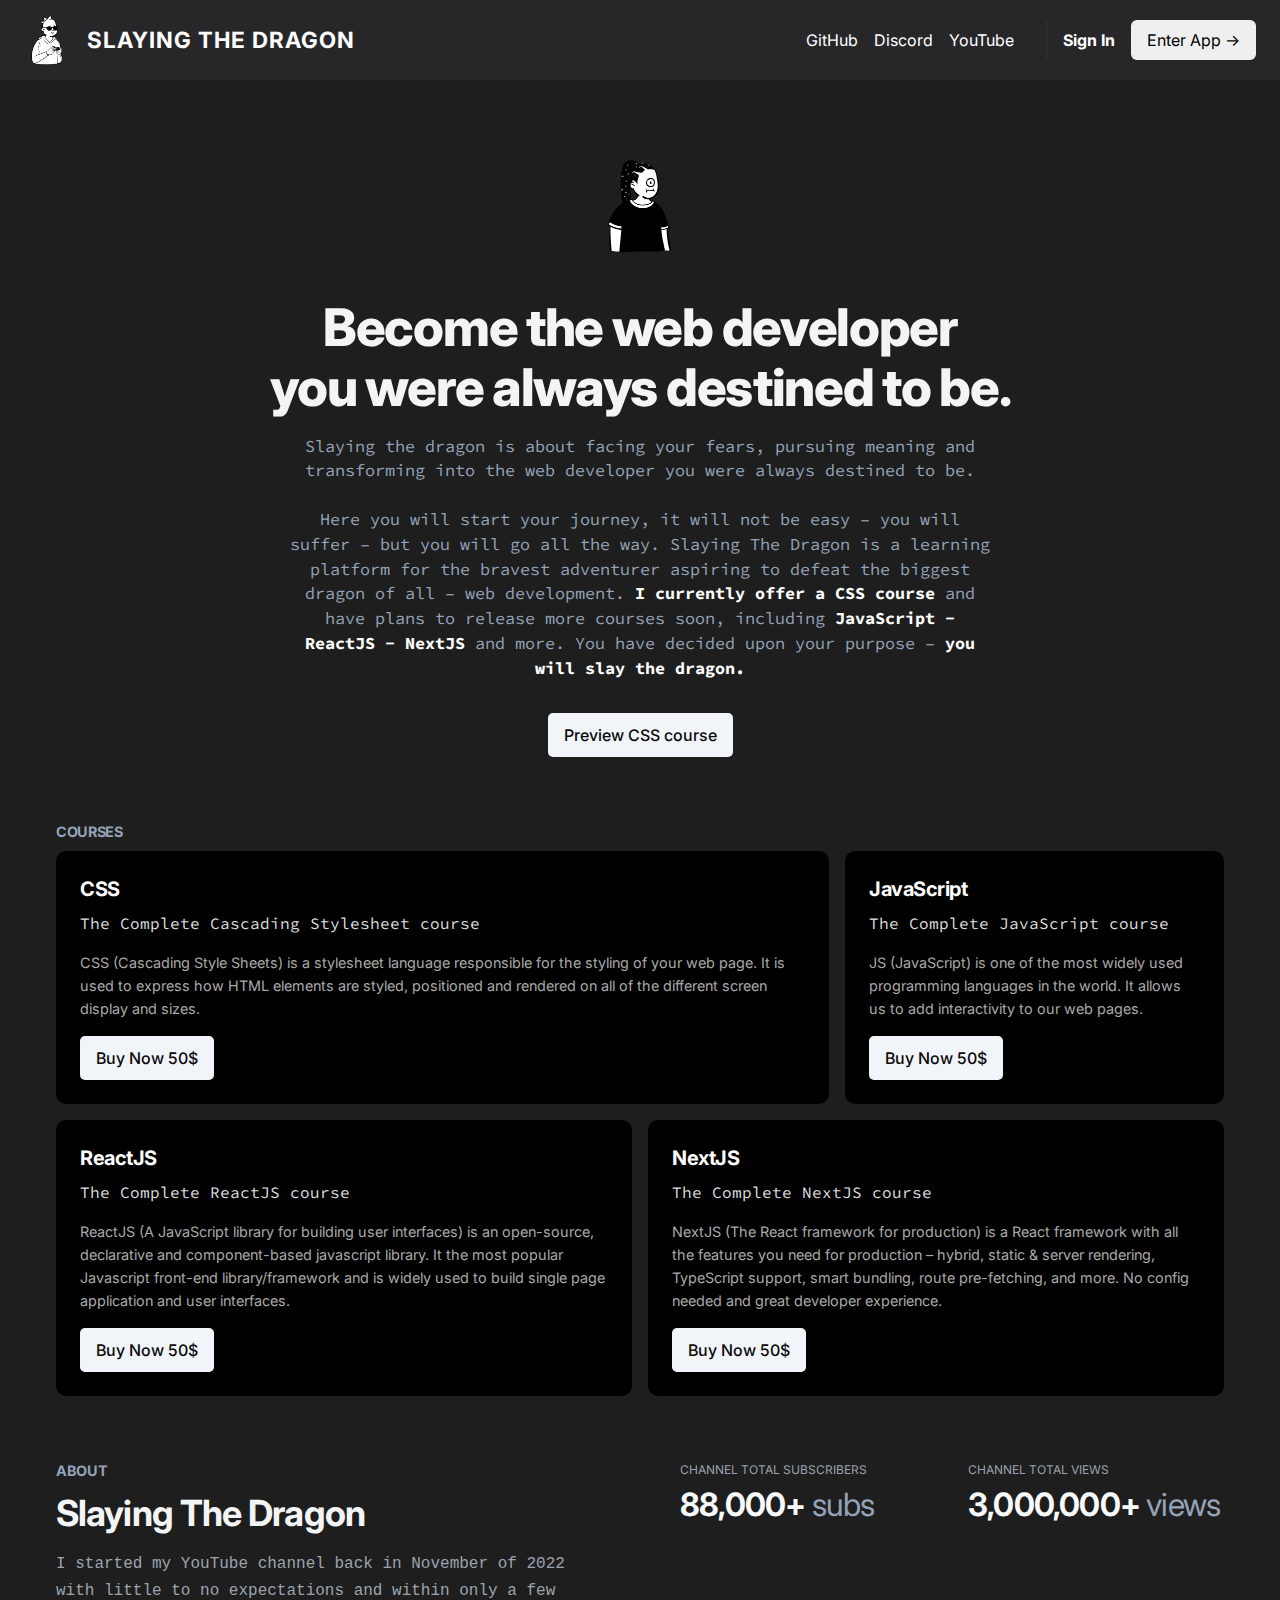
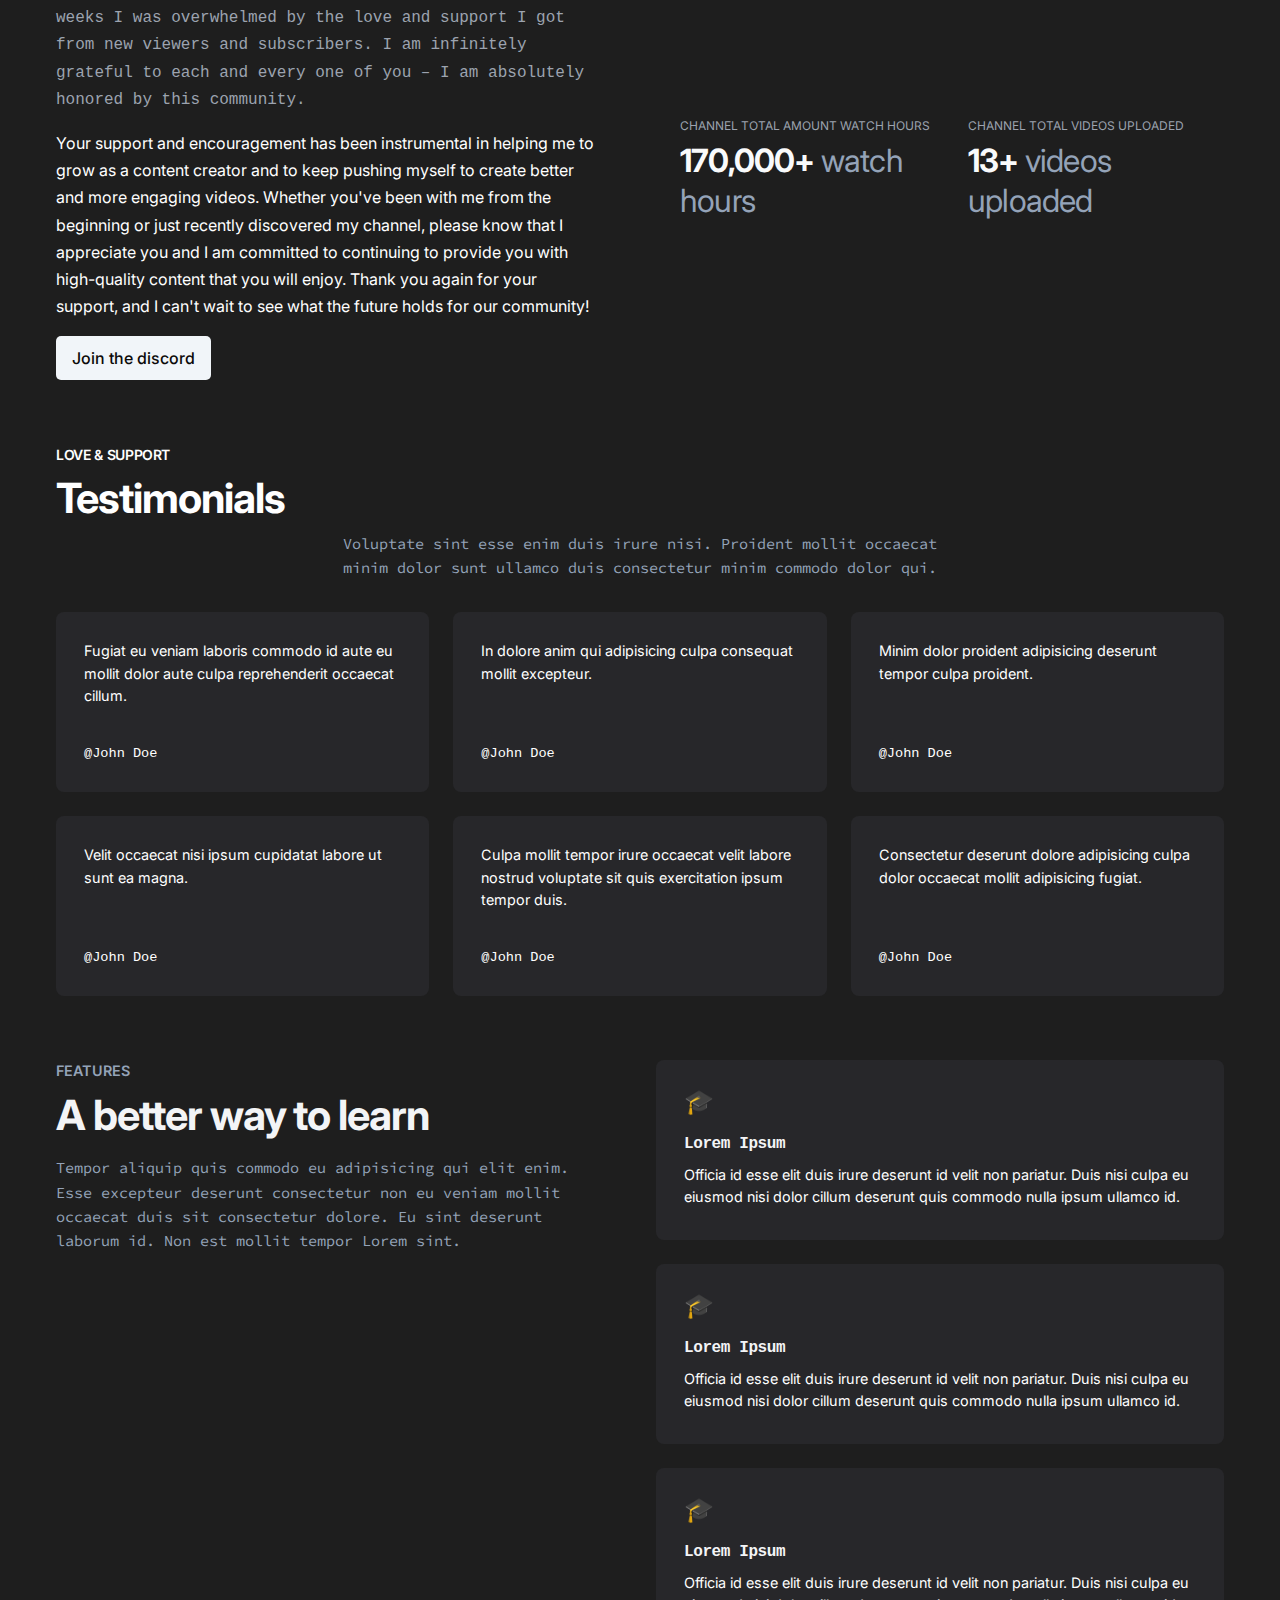
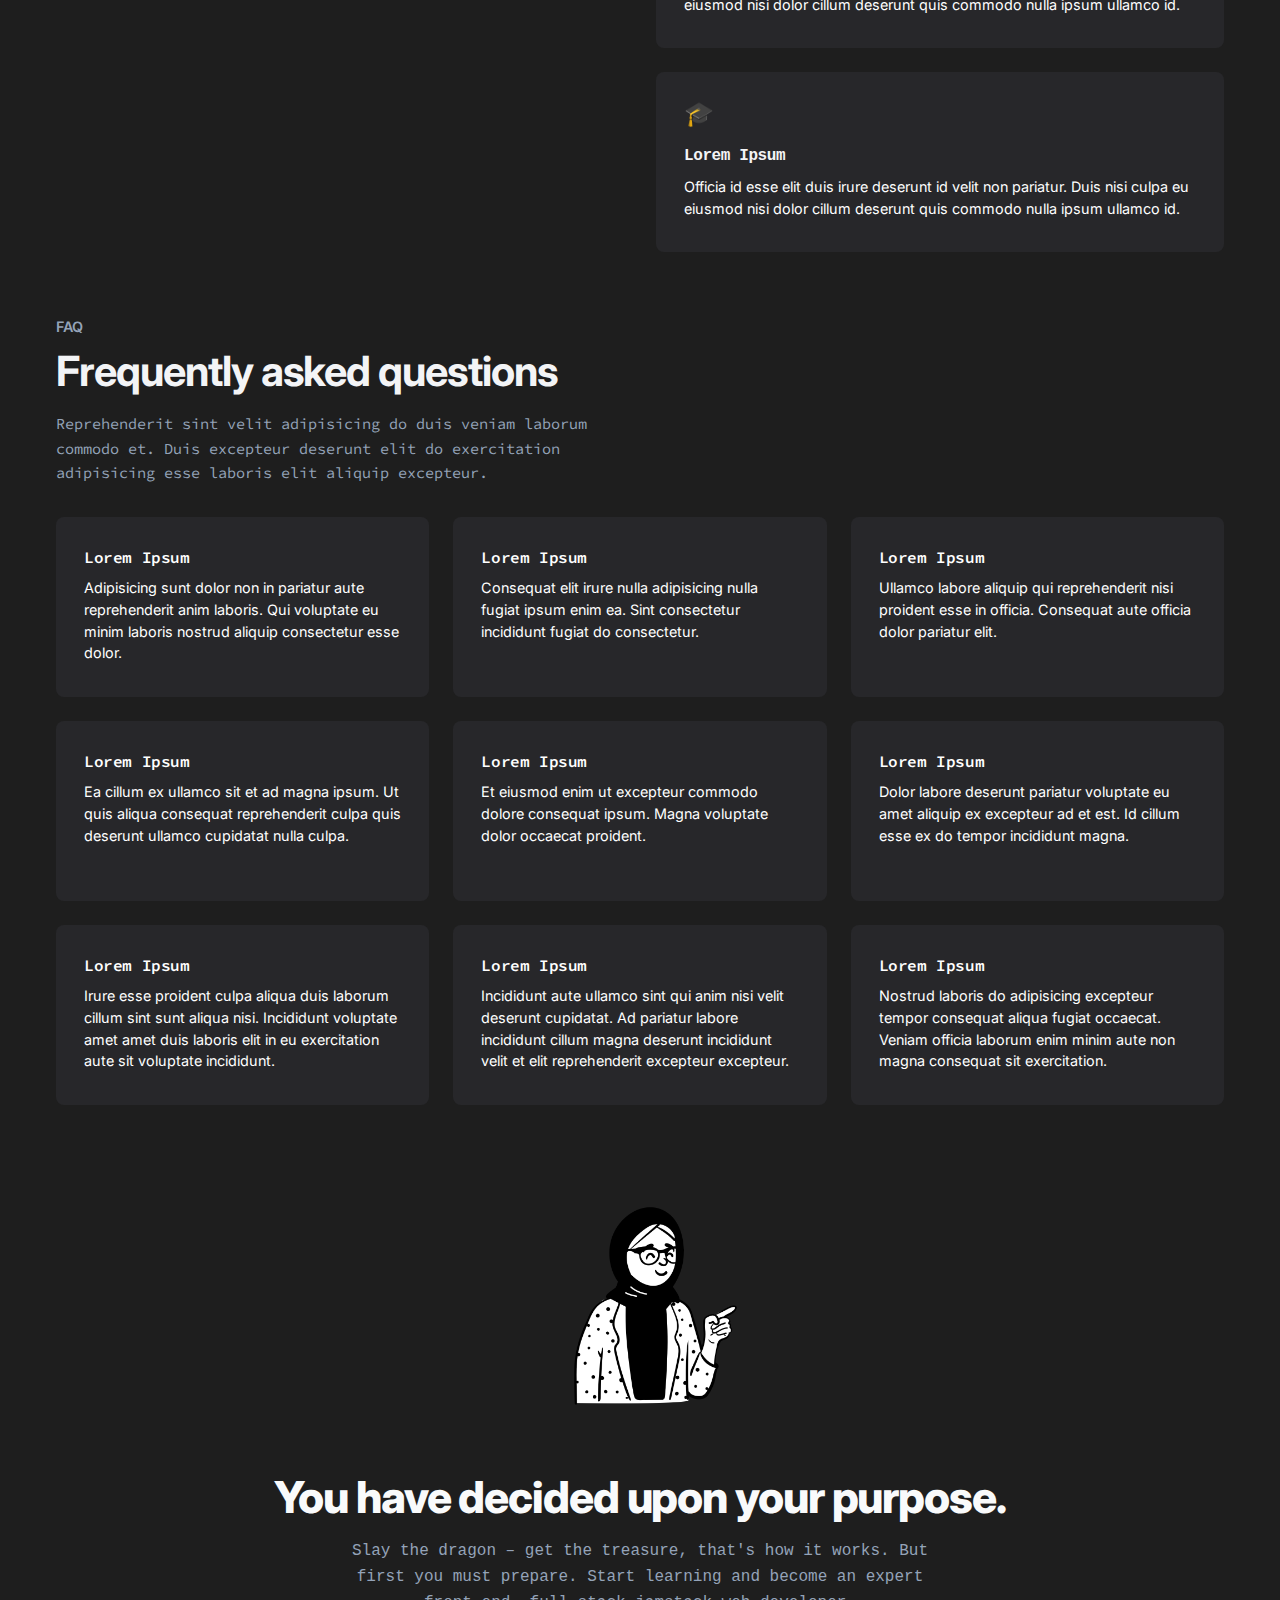
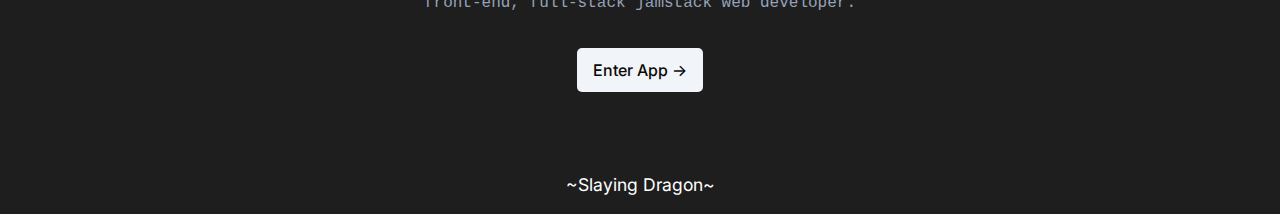
<file: Final Project/index.html>
<!DOCTYPE html>
<html lang="en">
  <head>
    <meta charset="UTF-8" />
    <meta name="viewport" content="width=device-width, initial-scale=1.0" />
    <link rel="preconnect" href="https://fonts.googleapis.com" />
    <link rel="preconnect" href="https://fonts.gstatic.com" crossorigin />
    <link
      href="https://fonts.googleapis.com/css2?family=Inter:ital,opsz,wght@0,14..32,100..900;1,14..32,100..900&family=Source+Code+Pro:ital,wght@0,200..900;1,200..900&display=swap"
      rel="stylesheet"
    />
    <link rel="preconnect" href="https://fonts.googleapis.com" />
    <link rel="preconnect" href="https://fonts.gstatic.com" crossorigin />
    <link
      href="https://fonts.googleapis.com/css2?family=Inter:ital,opsz,wght@0,14..32,100..900;1,14..32,100..900&display=swap"
      rel="stylesheet"
    />
    <title>Slaying The Dragon</title>
    <link
      rel="stylesheet"
      href="https://necolas.github.io/normalize.css/8.0.1/normalize.css"
    />
    <link rel="stylesheet" href="base.css" />
    <link rel="stylesheet" href="utility.css" />
    <link rel="stylesheet" href="header.css" />
    <link rel="stylesheet" href="hero.css" />
    <link rel="stylesheet" href="courses.css" />
    <link rel="stylesheet" href="stats.css" />
    <link rel="stylesheet" href="testimonials.css" />
    <link rel="stylesheet" href="features.css" />
    <link rel="stylesheet" href="faq.css" />
    <link rel="stylesheet" href="cta.css" />
    <link rel="stylesheet" href="footer.css" />
  </head>
  <body>
    <header class="site-header">
      <div class="container">
        <div class="header-inner">
          <div class="logo">
            <img src="public/logo.png" alt="Logo" />
            <span class="site-title">SLAYING THE DRAGON</span>
          </div>

          <nav class="nav">
            <ul class="nav-icons">
              <li><a href="#">GitHub</a></li>
              <li><a href="#">Discord</a></li>
              <li><a href="#">YouTube</a></li>
            </ul>
            <div class="nav-actions">
              <a href="#" class="sign-in">Sign In</a>
              <button class="enter-app">Enter App →</button>
            </div>
          </nav>

          <div class="hamburger">☰</div>
        </div>
      </div>
    </header>

    <section class="hero container">
      <div class="hero-images">
        <img src="public/dragon.png" alt="Hero Character" class="hero-img" />
      </div>

      <div class="hero-content">
        <h1>Become the web developer<br />you were always destined to be.</h1>

        <p class="subheading">
          Slaying the dragon is about facing your fears, pursuing meaning and
          transforming into the web developer you were always destined to be.
        </p>

        <p class="description">
          Here you will start your journey, it will not be easy – you will
          suffer – but you will go all the way. Slaying The Dragon is a learning
          platform for the bravest adventurer aspiring to defeat the biggest
          dragon of all – web development.
          <strong>I currently offer a CSS course</strong> and have plans to
          release more courses soon, including
          <strong>JavaScript - ReactJS - NextJS</strong> and more. You have
          decided upon your purpose – <strong>you will slay the dragon.</strong>
        </p>

        <button class="btn">Preview CSS course</button>
      </div>
    </section>

    <section class="courses-section container">
      <h4 class="section-title">Courses</h4>
      <div class="courses-grid">
        <div class="course-card large">
          <h3 class="course-title">CSS</h3>
          <p class="course-subtitle">
            The Complete Cascading Stylesheet course
          </p>
          <p class="course-desc">
            CSS (Cascading Style Sheets) is a stylesheet language responsible
            for the styling of your web page. It is used to express how HTML
            elements are styled, positioned and rendered on all of the different
            screen display and sizes.
          </p>
          <button class="btn card-btn">Buy Now 50$</button>
        </div>

        <div class="course-card">
          <h3 class="course-title">JavaScript</h3>
          <p class="course-subtitle">The Complete JavaScript course</p>
          <p class="course-desc">
            JS (JavaScript) is one of the most widely used programming languages
            in the world. It allows us to add interactivity to our web pages.
          </p>
          <button class="btn card-btn">Buy Now 50$</button>
        </div>

        <div class="course-card">
          <h3 class="course-title">ReactJS</h3>
          <p class="course-subtitle">The Complete ReactJS course</p>
          <p class="course-desc">
            ReactJS (A JavaScript library for building user interfaces) is an
            open-source, declarative and component-based javascript library. It
            the most popular Javascript front-end library/framework and is
            widely used to build single page application and user interfaces.
          </p>
          <button class="btn card-btn">Buy Now 50$</button>
        </div>

        <div class="course-card">
          <h3 class="course-title">NextJS</h3>
          <p class="course-subtitle">The Complete NextJS course</p>
          <p class="course-desc">
            NextJS (The React framework for production) is a React framework
            with all the features you need for production – hybrid, static &
            server rendering, TypeScript support, smart bundling, route
            pre-fetching, and more. No config needed and great developer
            experience.
          </p>
          <button class="btn card-btn">Buy Now 50$</button>
        </div>
      </div>
    </section>

    <section class="about-section container">
      <div class="about-container">
        <div class="about-text">
          <h4>ABOUT</h4>
          <h2>Slaying The Dragon</h2>
          <p class="intro">
            I started my YouTube channel back in November of 2022 with little to
            no expectations and within only a few weeks I was overwhelmed by the
            love and support I got from new viewers and subscribers. I am
            infinitely grateful to each and every one of you – I am absolutely
            honored by this community.
          </p>
          <p class="body">
            Your support and encouragement has been instrumental in helping me
            to grow as a content creator and to keep pushing myself to create
            better and more engaging videos. Whether you've been with me from
            the beginning or just recently discovered my channel, please know
            that I appreciate you and I am committed to continuing to provide
            you with high-quality content that you will enjoy. Thank you again
            for your support, and I can't wait to see what the future holds for
            our community!
          </p>
          <button class="btn">Join the discord</button>
        </div>

        <div class="about-stats">
          <div class="stat">
            <p class="label">Channel total subscribers</p>
            <h3>88,000+ <span>subs</span></h3>
          </div>
          <div class="stat">
            <p class="label">Channel total views</p>
            <h3>3,000,000+ <span>views</span></h3>
          </div>
          <div class="stat">
            <p class="label">Channel total amount watch hours</p>
            <h3>170,000+ <span>watch hours</span></h3>
          </div>
          <div class="stat">
            <p class="label">Channel total videos uploaded</p>
            <h3>13+ <span>videos uploaded</span></h3>
          </div>
        </div>
      </div>
    </section>

    <section class="testimonials-section container">
      <div>
        <div class="heading">
          <h4 class="label">Love & Support</h4>
          <h2>Testimonials</h2>
          <p class="subtext">
            Voluptate sint esse enim duis irure nisi. Proident mollit occaecat
            minim dolor sunt ullamco duis consectetur minim commodo dolor qui.
          </p>
        </div>

        <div class="testimonial-grid">
          <div class="testimonial-card">
            <p>
              Fugiat eu veniam laboris commodo id aute eu mollit dolor aute
              culpa reprehenderit occaecat cillum.
            </p>
            <span>@John Doe</span>
          </div>
          <div class="testimonial-card">
            <p>
              In dolore anim qui adipisicing culpa consequat mollit excepteur.
            </p>
            <span>@John Doe</span>
          </div>
          <div class="testimonial-card">
            <p>
              Minim dolor proident adipisicing deserunt tempor culpa proident.
            </p>
            <span>@John Doe</span>
          </div>
          <div class="testimonial-card">
            <p>Velit occaecat nisi ipsum cupidatat labore ut sunt ea magna.</p>
            <span>@John Doe</span>
          </div>
          <div class="testimonial-card">
            <p>
              Culpa mollit tempor irure occaecat velit labore nostrud voluptate
              sit quis exercitation ipsum tempor duis.
            </p>
            <span>@John Doe</span>
          </div>
          <div class="testimonial-card">
            <p>
              Consectetur deserunt dolore adipisicing culpa dolor occaecat
              mollit adipisicing fugiat.
            </p>
            <span>@John Doe</span>
          </div>
        </div>
      </div>
    </section>

    <section class="features-section container">
      <div class="features-container">
        <div class="features-content">
          <p class="label">Features</p>
          <h2 class="features-title">A better way to learn</h2>
          <p class="features-description">
            Tempor aliquip quis commodo eu adipisicing qui elit enim. Esse
            excepteur deserunt consectetur non eu veniam mollit occaecat duis
            sit consectetur dolore. Eu sint deserunt laborum id. Non est mollit
            tempor Lorem sint.
          </p>
        </div>

        <div class="features-grid">
          <div class="feature-card">
            <div class="icon-box">🎓</div>
            <h4>Lorem Ipsum</h4>
            <p>
              Officia id esse elit duis irure deserunt id velit non pariatur.
              Duis nisi culpa eu eiusmod nisi dolor cillum deserunt quis commodo
              nulla ipsum ullamco id.
            </p>
          </div>
          <div class="feature-card">
            <div class="icon-box">🎓</div>
            <h4>Lorem Ipsum</h4>
            <p>
              Officia id esse elit duis irure deserunt id velit non pariatur.
              Duis nisi culpa eu eiusmod nisi dolor cillum deserunt quis commodo
              nulla ipsum ullamco id.
            </p>
          </div>
          <div class="feature-card">
            <div class="icon-box">🎓</div>
            <h4>Lorem Ipsum</h4>
            <p>
              Officia id esse elit duis irure deserunt id velit non pariatur.
              Duis nisi culpa eu eiusmod nisi dolor cillum deserunt quis commodo
              nulla ipsum ullamco id.
            </p>
          </div>
          <div class="feature-card">
            <div class="icon-box">🎓</div>
            <h4>Lorem Ipsum</h4>
            <p>
              Officia id esse elit duis irure deserunt id velit non pariatur.
              Duis nisi culpa eu eiusmod nisi dolor cillum deserunt quis commodo
              nulla ipsum ullamco id.
            </p>
          </div>
        </div>
      </div>
    </section>

    <section class="faq-section container">
      <div class="faq-container">
        <div class="faq-heading">
          <p class="faq-label">FAQ</p>
          <h2 class="faq-title">Frequently asked questions</h2>
          <p class="faq-subtitle">
            Reprehenderit sint velit adipisicing do duis veniam laborum commodo
            et. Duis excepteur deserunt elit do exercitation adipisicing esse
            laboris elit aliquip excepteur.
          </p>
        </div>

        <div class="faq-grid">
          <div class="faq-card">
            <h4>Lorem Ipsum</h4>
            <p>
              Adipisicing sunt dolor non in pariatur aute reprehenderit anim
              laboris. Qui voluptate eu minim laboris nostrud aliquip
              consectetur esse dolor.
            </p>
          </div>
          <div class="faq-card">
            <h4>Lorem Ipsum</h4>
            <p>
              Consequat elit irure nulla adipisicing nulla fugiat ipsum enim ea.
              Sint consectetur incididunt fugiat do consectetur.
            </p>
          </div>
          <div class="faq-card">
            <h4>Lorem Ipsum</h4>
            <p>
              Ullamco labore aliquip qui reprehenderit nisi proident esse in
              officia. Consequat aute officia dolor pariatur elit.
            </p>
          </div>
          <div class="faq-card">
            <h4>Lorem Ipsum</h4>
            <p>
              Ea cillum ex ullamco sit et ad magna ipsum. Ut quis aliqua
              consequat reprehenderit culpa quis deserunt ullamco cupidatat
              nulla culpa.
            </p>
          </div>
          <div class="faq-card">
            <h4>Lorem Ipsum</h4>
            <p>
              Et eiusmod enim ut excepteur commodo dolore consequat ipsum. Magna
              voluptate dolor occaecat proident.
            </p>
          </div>
          <div class="faq-card">
            <h4>Lorem Ipsum</h4>
            <p>
              Dolor labore deserunt pariatur voluptate eu amet aliquip ex
              excepteur ad et est. Id cillum esse ex do tempor incididunt magna.
            </p>
          </div>
          <div class="faq-card">
            <h4>Lorem Ipsum</h4>
            <p>
              Irure esse proident culpa aliqua duis laborum cillum sint sunt
              aliqua nisi. Incididunt voluptate amet amet duis laboris elit in
              eu exercitation aute sit voluptate incididunt.
            </p>
          </div>
          <div class="faq-card">
            <h4>Lorem Ipsum</h4>
            <p>
              Incididunt aute ullamco sint qui anim nisi velit deserunt
              cupidatat. Ad pariatur labore incididunt cillum magna deserunt
              incididunt velit et elit reprehenderit excepteur excepteur.
            </p>
          </div>
          <div class="faq-card">
            <h4>Lorem Ipsum</h4>
            <p>
              Nostrud laboris do adipisicing excepteur tempor consequat aliqua
              fugiat occaecat. Veniam officia laborum enim minim aute non magna
              consequat sit exercitation.
            </p>
          </div>
        </div>
      </div>
    </section>

    <section class="purpose-section container">
      <div class="purpose-container">
        <img
          src="public/cta.png"
          alt="Character Illustration"
          class="purpose-image"
        />

        <h2 class="purpose-heading">You have decided upon your purpose.</h2>

        <p class="purpose-subtext">
          Slay the dragon – get the treasure, that's how it works. But first you
          must prepare. Start learning and become an expert front-end,
          full-stack jamstack web developer.
        </p>

        <button class="btn">Enter App →</button> 
      </div>
    </section>

    <footer class="container footer">
      <p class="footer-text">~Slaying Dragon~</p>
    </footer>
  </body>
</html>
</file>
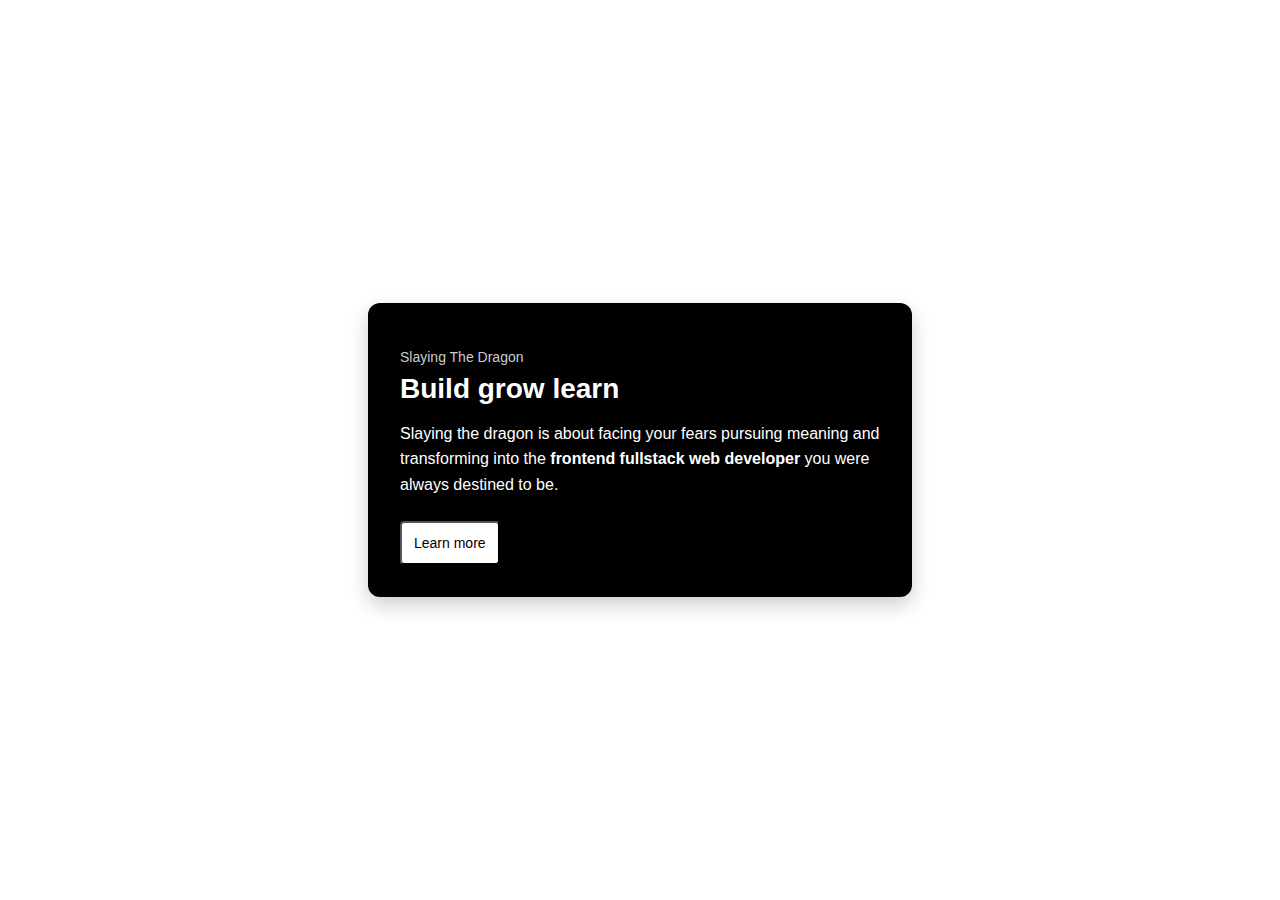
<file: Project 1/index.html>
<!DOCTYPE html>
<html lang="en">
<head>
  <meta charset="UTF-8" />
  <meta name="viewport" content="width=device-width, initial-scale=1.0" />
  <title>Card Component</title>
  <link rel="stylesheet" href="styles.css" />
</head>
<body>
  <div class="card">
    <header>
         <p class="header">Slaying The Dragon</p>
    </header>
    <h1 class="card-title">Build grow learn</h1>
    <p class="card-description">
      Slaying the dragon is about facing your fears pursuing meaning and
      transforming into the <strong>frontend fullstack web developer</strong> you were always
      destined to be.
    </p>
    <button class="btn">Learn more</button>
  </div>
</body>
</html>
</file>
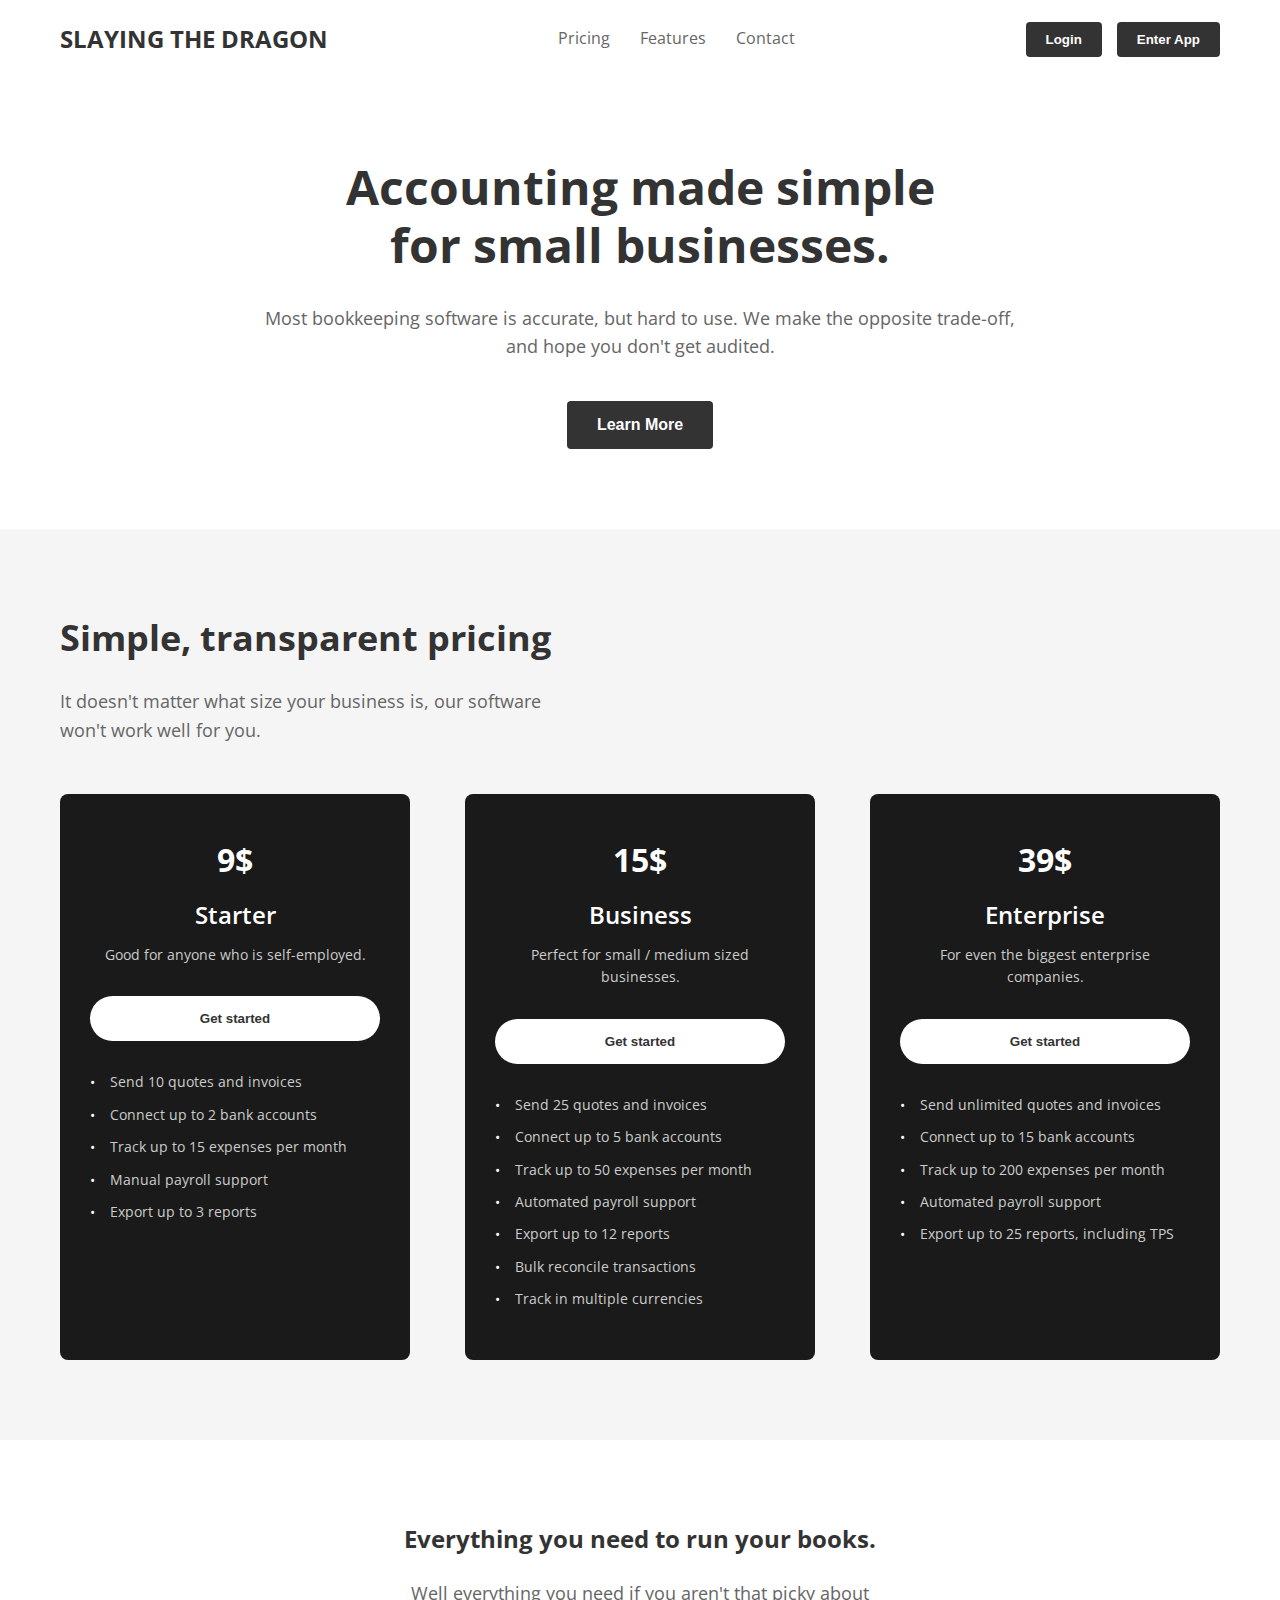
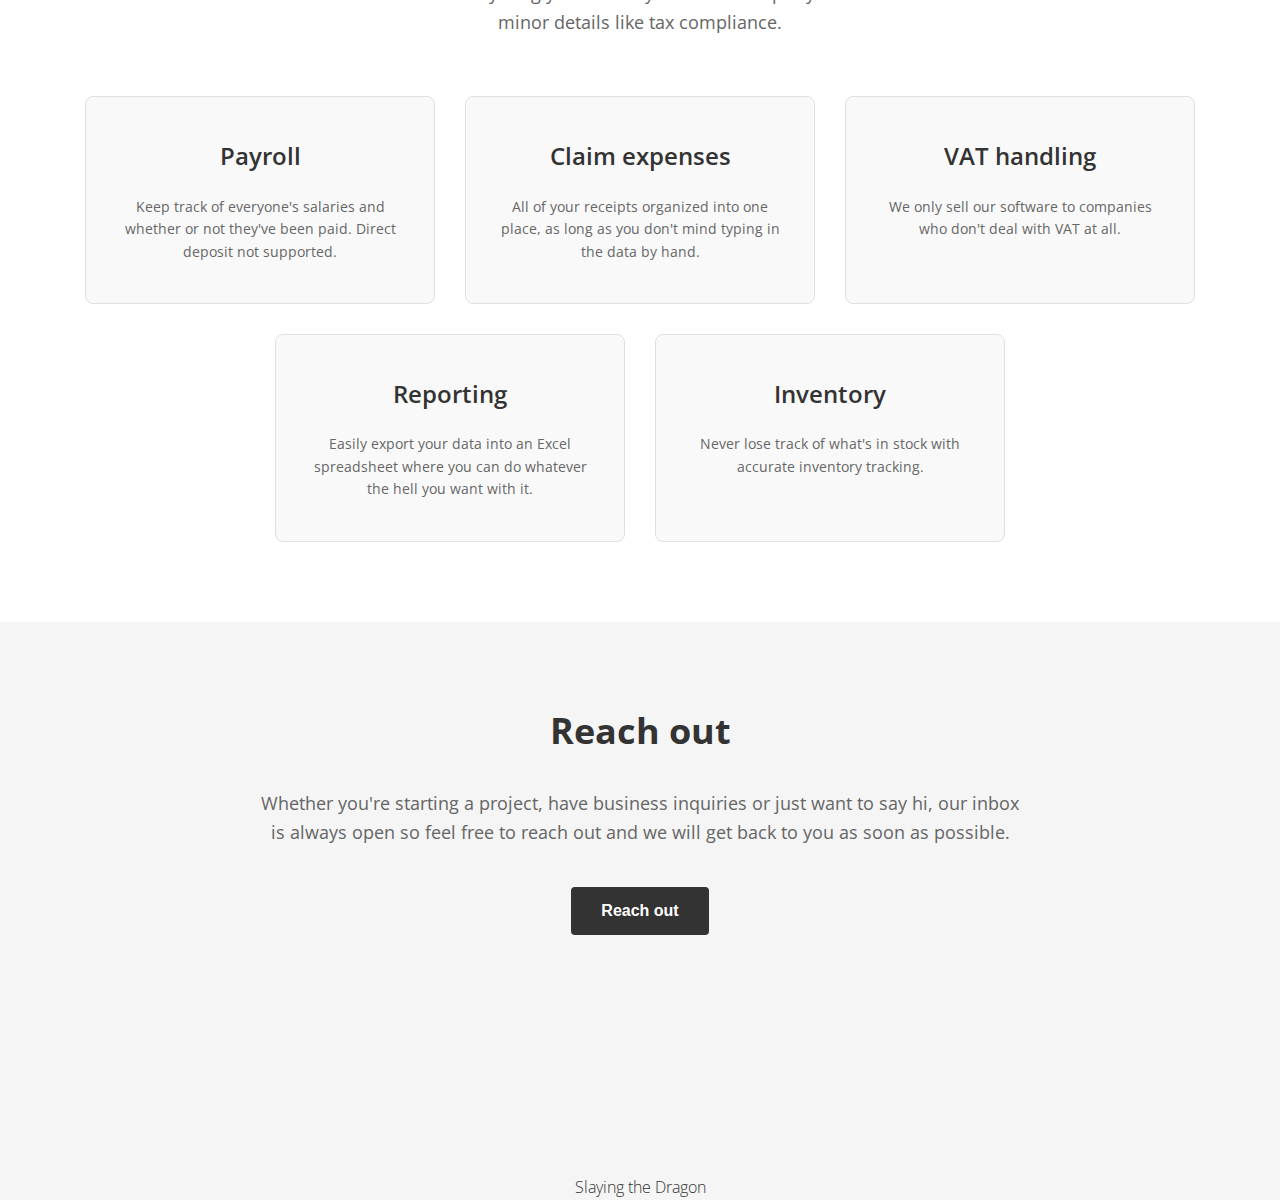
<file: Project 2/Index.html>
<!DOCTYPE html>
<html lang="en">
  <head>
    <meta charset="UTF-8" />
    <meta name="viewport" content="width=device-width, initial-scale=1.0" />
    <title>Slaying The Dragon - Accounting Software</title>
    <link
      href="https://fonts.googleapis.com/css2?family=Open+Sans:wght@300;400;600;700&display=swap"
      rel="stylesheet"
    />
    <link rel="stylesheet" href="styles.css" />
  </head>
  <body>
    <header class="header">
      <div class="nav-container">
        <div class="logo">SLAYING THE DRAGON</div>
        <nav class="nav-links">
          <a href="#">Pricing</a>
          <a href="#">Features</a>
          <a href="#">Contact</a>
        </nav>
        <div class="nav-buttons">
          <button class="btn btn-login">Login</button>
          <button class="btn btn-enter">Enter App</button>
        </div>
      </div>
    </header>

    <section class="hero">
      <div class="hero-container">
        <h1>Accounting made simple<br />for small businesses.</h1>
        <p>
          Most bookkeeping software is accurate, but hard to use. We make the
          opposite trade-off, and hope you don't get audited.
        </p>
        <button class="btn btn-learn">Learn More</button>
      </div>
    </section>

    <section class="pricing">
      <div class="pricing-container">
        <div class="pricing-header">
          <h2>Simple, transparent pricing</h2>
          <p class="pricing-subtitle">
            It doesn't matter what size your business is, our software won't
            work well for you.
          </p>
        </div>
        <div class="pricing-cards">
          <div class="pricing-card">
            <h3 class="price">9$</h3>
            <h4 class="plan-name">Starter</h4>
            <p class="plan-description">
              Good for anyone who is self-employed.
            </p>
            <button class="btn btn-get-started">Get started</button>
            <ul class="features">
              <li>Send 10 quotes and invoices</li>
              <li>Connect up to 2 bank accounts</li>
              <li>Track up to 15 expenses per month</li>
              <li>Manual payroll support</li>
              <li>Export up to 3 reports</li>
            </ul>
          </div>
          <div class="pricing-card">
            <h3 class="price">15$</h3>
            <h4 class="plan-name">Business</h4>
            <p class="plan-description">
              Perfect for small / medium sized businesses.
            </p>
            <button class="btn btn-get-started">Get started</button>
            <ul class="features">
              <li>Send 25 quotes and invoices</li>
              <li>Connect up to 5 bank accounts</li>
              <li>Track up to 50 expenses per month</li>
              <li>Automated payroll support</li>
              <li>Export up to 12 reports</li>
              <li>Bulk reconcile transactions</li>
              <li>Track in multiple currencies</li>
            </ul>
          </div>
          <div class="pricing-card">
            <h3 class="price">39$</h3>
            <h4 class="plan-name">Enterprise</h4>
            <p class="plan-description">
              For even the biggest enterprise companies.
            </p>
            <button class="btn btn-get-started">Get started</button>
            <ul class="features">
              <li>Send unlimited quotes and invoices</li>
              <li>Connect up to 15 bank accounts</li>
              <li>Track up to 200 expenses per month</li>
              <li>Automated payroll support</li>
              <li>Export up to 25 reports, including TPS</li>
            </ul>
          </div>
        </div>
      </div>
    </section>

    <section class="features-section">
      <div class="features-container">
        <h2>Everything you need to run your books.</h2>
        <p class="features-subtitle">
          Well everything you need if you aren't that picky about<br />minor
          details like tax compliance.
        </p>
        <div class="features-grid">
          <div class="feature-card">
            <h3>Payroll</h3>
            <p>
              Keep track of everyone's salaries and whether or not they've been
              paid. Direct deposit not supported.
            </p>
          </div>
          <div class="feature-card">
            <h3>Claim expenses</h3>
            <p>
              All of your receipts organized into one place, as long as you
              don't mind typing in the data by hand.
            </p>
          </div>
          <div class="feature-card">
            <h3>VAT handling</h3>
            <p>
              We only sell our software to companies who don't deal with VAT at
              all.
            </p>
          </div>
          <div class="feature-card">
            <h3>Reporting</h3>
            <p>
              Easily export your data into an Excel spreadsheet where you can do
              whatever the hell you want with it.
            </p>
          </div>
          <div class="feature-card">
            <h3>Inventory</h3>
            <p>
              Never lose track of what's in stock with accurate inventory
              tracking.
            </p>
          </div>
        </div>
      </div>
    </section>

    <section class="contact">
      <div class="contact-container">
        <h2>Reach out</h2>
        <p>
          Whether you're starting a project, have business inquiries or just
          want to say hi, our inbox is always open so feel free to reach out and
          we will get back to you as soon as possible.
        </p>
        <button class="btn btn-reach-out">Reach out</button>
      </div>
    </section>
    
    <footer class="footer-container">
      <h2 class="footer-title">Slaying the Dragon</h2>
    </footer>
  </body>
</html>
</file>
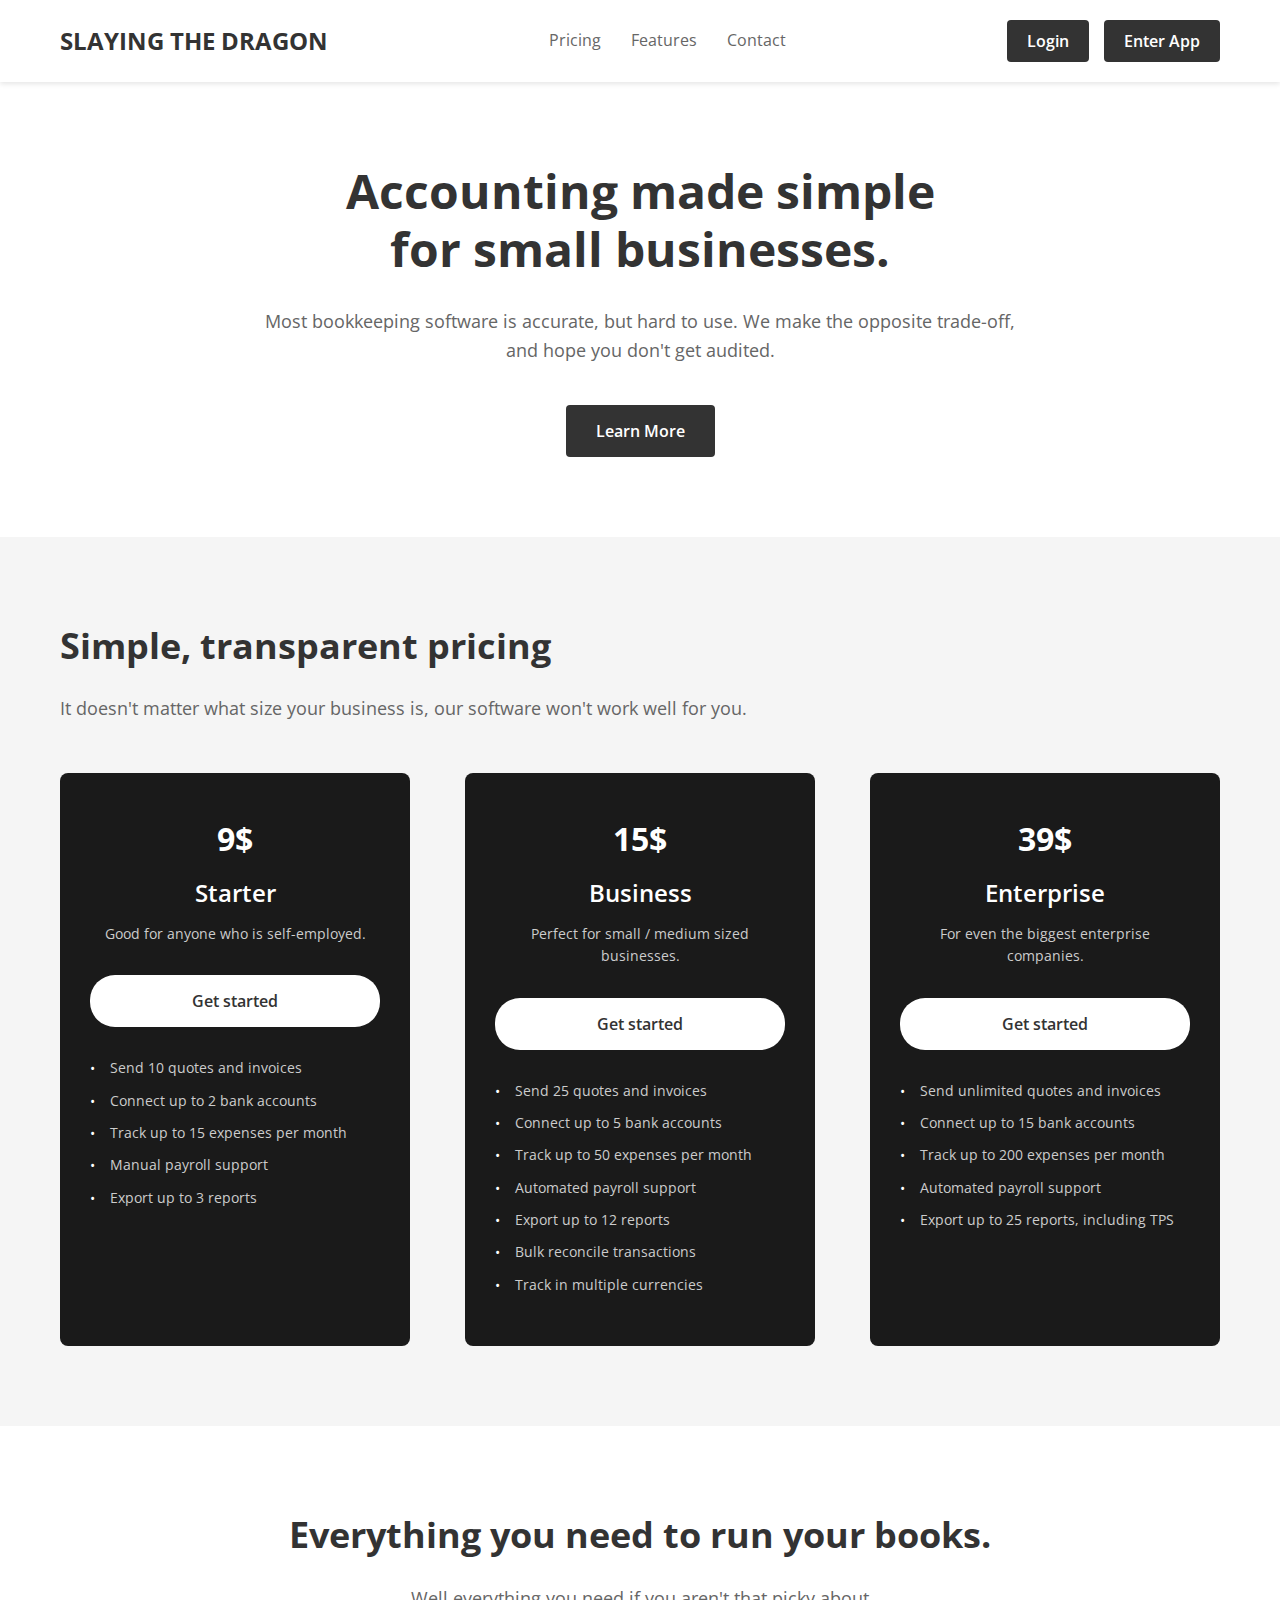
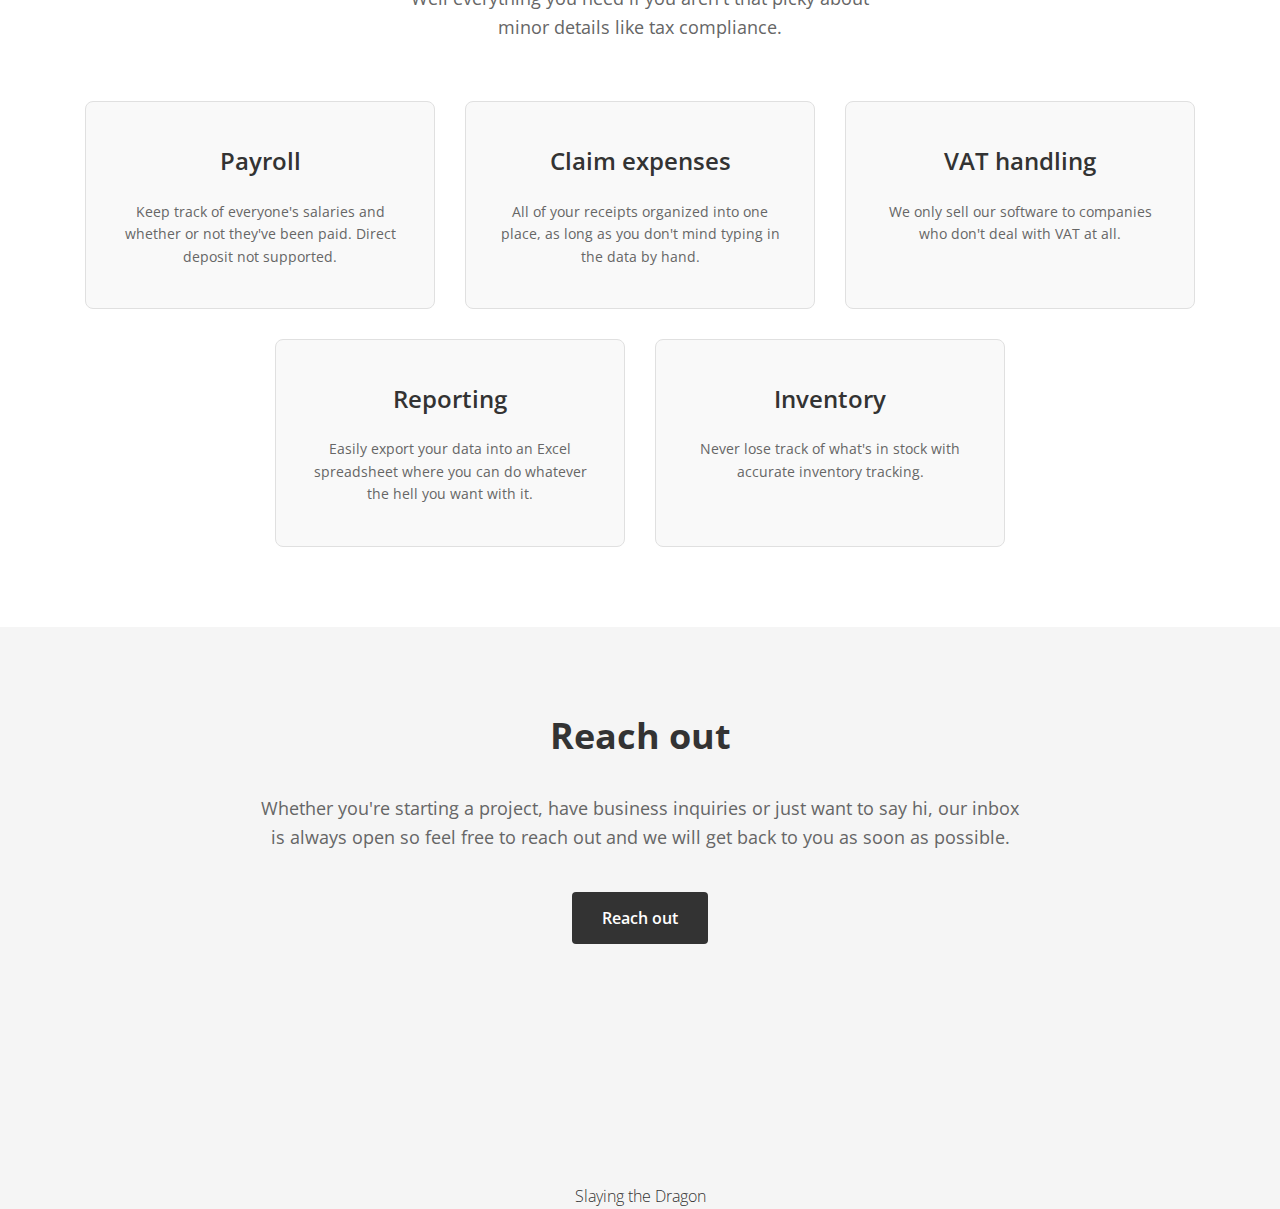
<file: Project 3/Index.html>
<!DOCTYPE html>
<html lang="en">
  <head>
    <meta charset="UTF-8" />
    <meta name="viewport" content="width=device-width, initial-scale=1.0" />
    <title>Slaying The Dragon - Accounting Software</title>
    <link
      href="https://fonts.googleapis.com/css2?family=Open+Sans:wght@300;400;600;700&display=swap"
      rel="stylesheet"
    />
    <link rel="stylesheet" href="styles.css" />
  </head>
  <body>
    <header class="header">
      <div class="nav-container">
        <div class="logo">SLAYING THE DRAGON</div>
        <nav class="nav-links">
          <a href="#">Pricing</a>
          <a href="#">Features</a>
          <a href="#">Contact</a>
        </nav>
        <div class="nav-buttons">
          <button class="btn btn-login">Login</button>
          <button class="btn btn-enter">Enter App</button>
        </div>
        <button class="header-bar">
          <svg
            xmlns="http://www.w3.org/2000/svg"
            fill="none"
            viewBox="0 0 24 24"
            stroke-width="1.5"
            stroke="currentColor"
            height="24"
            width="24"
          >
            <path
              stroke-linecap="round"
              stroke-linejoin="round"
              d="M3.75 6.75h16.5M3.75 12h16.5m-16.5 5.25h16.5"
            />
          </svg>
        </button>
      </div>
    </header>

    <section class="hero">
      <div class="hero-container">
        <h1>Accounting made simple<br />for small businesses.</h1>
        <p>
          Most bookkeeping software is accurate, but hard to use. We make the
          opposite trade-off, and hope you don't get audited.
        </p>
        <button class="btn btn-learn">Learn More</button>
      </div>
    </section>

    <section class="pricing">
      <div class="pricing-container">
        <div class="pricing-header">
          <h2>Simple, transparent pricing</h2>
          <p class="pricing-subtitle">
            It doesn't matter what size your business is, our software won't
            work well for you.
          </p>
        </div>
        <div class="pricing-cards">
          <div class="pricing-card">
            <h3 class="price">9$</h3>
            <h4 class="plan-name">Starter</h4>
            <p class="plan-description">
              Good for anyone who is self-employed.
            </p>
            <button class="btn btn-get-started">Get started</button>
            <ul class="features">
              <li>Send 10 quotes and invoices</li>
              <li>Connect up to 2 bank accounts</li>
              <li>Track up to 15 expenses per month</li>
              <li>Manual payroll support</li>
              <li>Export up to 3 reports</li>
            </ul>
          </div>
          <div class="pricing-card">
            <h3 class="price">15$</h3>
            <h4 class="plan-name">Business</h4>
            <p class="plan-description">
              Perfect for small / medium sized businesses.
            </p>
            <button class="btn btn-get-started">Get started</button>
            <ul class="features">
              <li>Send 25 quotes and invoices</li>
              <li>Connect up to 5 bank accounts</li>
              <li>Track up to 50 expenses per month</li>
              <li>Automated payroll support</li>
              <li>Export up to 12 reports</li>
              <li>Bulk reconcile transactions</li>
              <li>Track in multiple currencies</li>
            </ul>
          </div>
          <div class="pricing-card">
            <h3 class="price">39$</h3>
            <h4 class="plan-name">Enterprise</h4>
            <p class="plan-description">
              For even the biggest enterprise companies.
            </p>
            <button class="btn btn-get-started">Get started</button>
            <ul class="features">
              <li>Send unlimited quotes and invoices</li>
              <li>Connect up to 15 bank accounts</li>
              <li>Track up to 200 expenses per month</li>
              <li>Automated payroll support</li>
              <li>Export up to 25 reports, including TPS</li>
            </ul>
          </div>
        </div>
      </div>
    </section>

    <section class="features-section">
      <div class="features-container">
        <h2>Everything you need to run your books.</h2>
        <p class="features-subtitle">
          Well everything you need if you aren't that picky about<br />minor
          details like tax compliance.
        </p>
        <div class="features-grid">
          <div class="feature-card">
            <h3>Payroll</h3>
            <p>
              Keep track of everyone's salaries and whether or not they've been
              paid. Direct deposit not supported.
            </p>
          </div>
          <div class="feature-card">
            <h3>Claim expenses</h3>
            <p>
              All of your receipts organized into one place, as long as you
              don't mind typing in the data by hand.
            </p>
          </div>
          <div class="feature-card">
            <h3>VAT handling</h3>
            <p>
              We only sell our software to companies who don't deal with VAT at
              all.
            </p>
          </div>
          <div class="feature-card">
            <h3>Reporting</h3>
            <p>
              Easily export your data into an Excel spreadsheet where you can do
              whatever the hell you want with it.
            </p>
          </div>
          <div class="feature-card">
            <h3>Inventory</h3>
            <p>
              Never lose track of what's in stock with accurate inventory
              tracking.
            </p>
          </div>
        </div>
      </div>
    </section>

    <section class="contact">
      <div class="contact-container">
        <h2>Reach out</h2>
        <p>
          Whether you're starting a project, have business inquiries or just
          want to say hi, our inbox is always open so feel free to reach out and
          we will get back to you as soon as possible.
        </p>
        <button class="btn btn-reach-out">Reach out</button>
      </div>
    </section>

    <footer class="footer-container">
      <h2 class="footer-title">Slaying the Dragon</h2>
    </footer>
  </body>
</html>
</file>
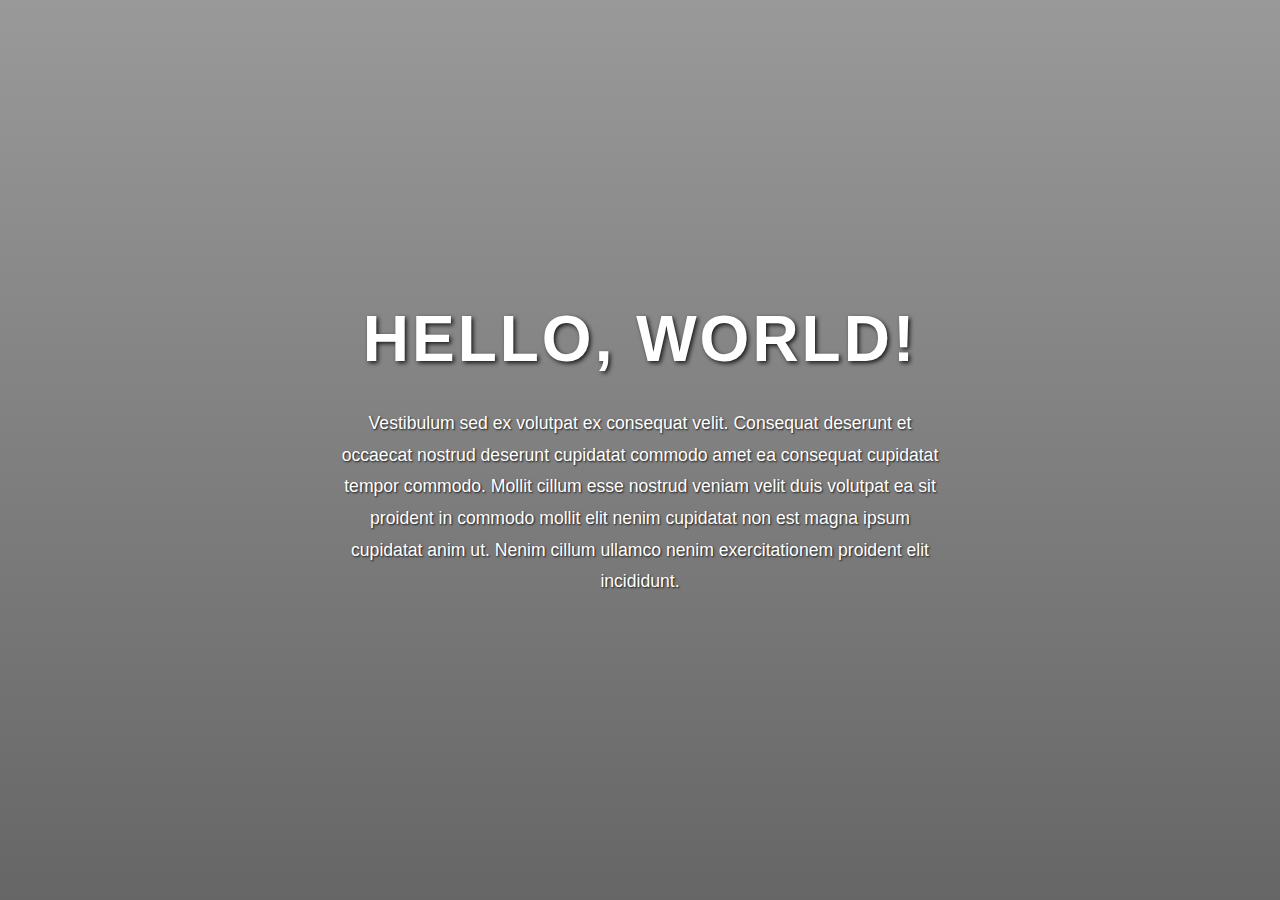
<file: Project 4/Index.html>
<!DOCTYPE html>
<html lang="en">
  <head>
    <meta charset="UTF-8" />
    <meta name="viewport" content="width=device-width, initial-scale=1.0" />
    <title>Hello, World!</title>
    <link rel="stylesheet" href="styles.css" />
  </head>
  <body>
    <div class="hero-container">
      <div class="content">
        <h1 class="main-title">HELLO, WORLD!</h1>
        <p class="description">
          Vestibulum sed ex volutpat ex consequat velit. Consequat deserunt et
          occaecat nostrud deserunt cupidatat commodo amet ea consequat
          cupidatat tempor commodo. Mollit cillum esse nostrud veniam velit duis
          volutpat ea sit proident in commodo mollit elit nenim cupidatat non
          est magna ipsum cupidatat anim ut. Nenim cillum ullamco nenim
          exercitationem proident elit incididunt.
        </p>
      </div>
    </div>
  </body>
</html>
</file>
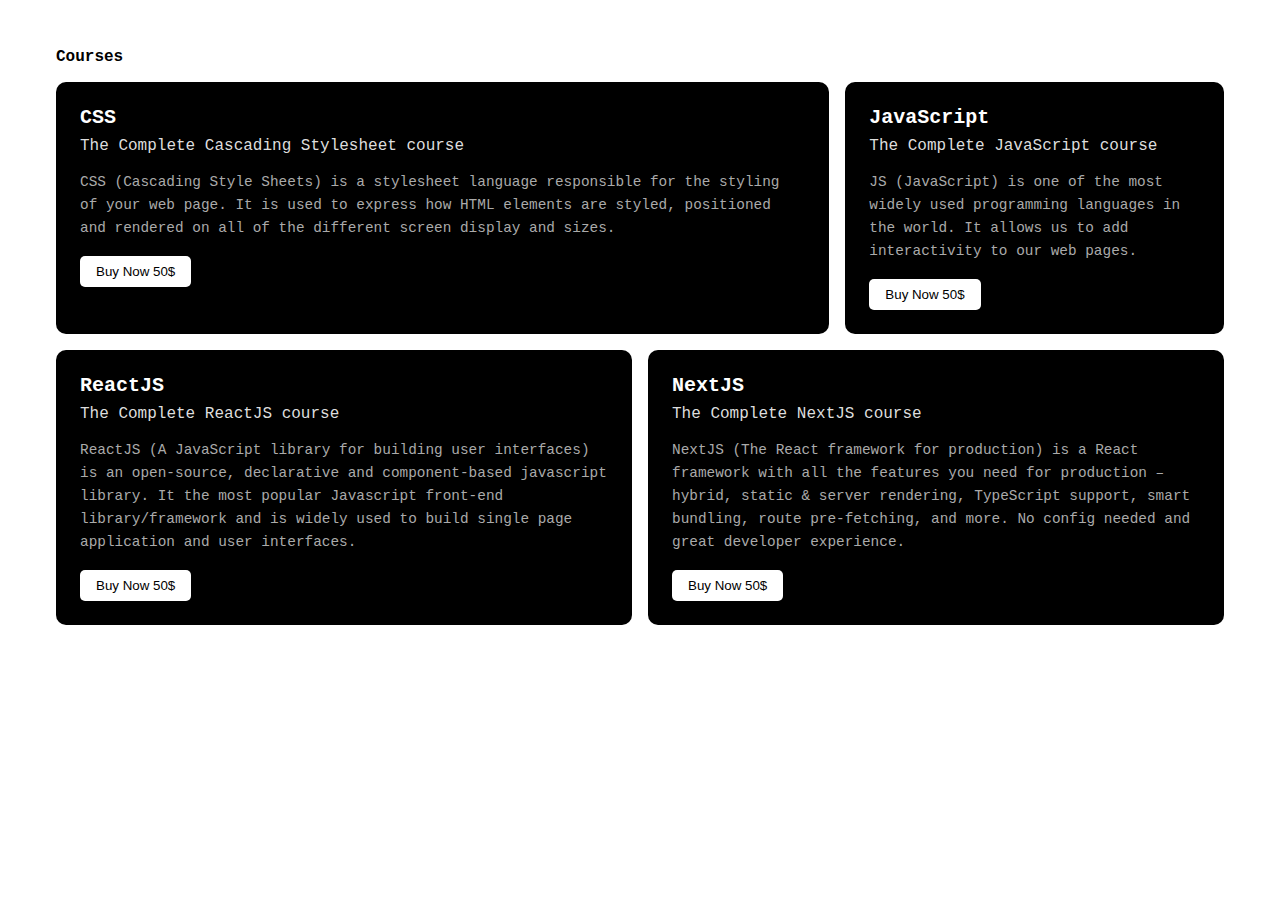
<file: Project 5/index.html>
<!DOCTYPE html>
<html lang="en">
  <head>
    <meta charset="UTF-8" />
    <meta name="viewport" content="width=device-width, initial-scale=1.0" />
    <title>Courses</title>
    <link rel="stylesheet" href="styles.css" />
    <link rel="stylesheet" href="utilities.css" />
    <link rel="stylesheet" href="component.css" />
  </head>
  <body>
    <section class="courses-section">
      <h2 class="section-title">Courses</h2>
      <div class="courses-grid">
        <div class="course-card large">
          <h3 class="course-title">CSS</h3>
          <p class="course-subtitle">
            The Complete Cascading Stylesheet course
          </p>
          <p class="course-desc">
            CSS (Cascading Style Sheets) is a stylesheet language responsible
            for the styling of your web page. It is used to express how HTML
            elements are styled, positioned and rendered on all of the different
            screen display and sizes.
          </p>
          <button class="buy-btn">Buy Now 50$</button>
        </div>

        <div class="course-card">
          <h3 class="course-title">JavaScript</h3>
          <p class="course-subtitle">The Complete JavaScript course</p>
          <p class="course-desc">
            JS (JavaScript) is one of the most widely used programming languages
            in the world. It allows us to add interactivity to our web pages.
          </p>
          <button class="buy-btn">Buy Now 50$</button>
        </div>

        <div class="course-card">
          <h3 class="course-title">ReactJS</h3>
          <p class="course-subtitle">The Complete ReactJS course</p>
          <p class="course-desc">
            ReactJS (A JavaScript library for building user interfaces) is an
            open-source, declarative and component-based javascript library. It
            the most popular Javascript front-end library/framework and is
            widely used to build single page application and user interfaces.
          </p>
          <button class="buy-btn">Buy Now 50$</button>
        </div>

        <div class="course-card">
          <h3 class="course-title">NextJS</h3>
          <p class="course-subtitle">The Complete NextJS course</p>
          <p class="course-desc">
            NextJS (The React framework for production) is a React framework
            with all the features you need for production – hybrid, static &
            server rendering, TypeScript support, smart bundling, route
            pre-fetching, and more. No config needed and great developer
            experience.
          </p>
          <button class="buy-btn">Buy Now 50$</button>
        </div>
      </div>
    </section>
  </body>
</html>
</file>
<file: Final Project/base.css>
:root {
  --font-primary: 'Inter', sans-serif;
  --font-secondary: 'Source Code Pro', monospace;

  --clr-dark: oklch(14.7% 0.004 49.25);
  --clr-accent: oklch(27.4% 0.006 286.033);
  --clr-white: oklch(96.8% 0.007 247.896);
  --clr-text: oklch(98.5% 0 0);
  --clr-hover: oklch(92.9% 0.013 255.508);
}


*,
*::before,
*::after {
  box-sizing: border-box;
}

* {
  margin: 0;
  padding: 0;
  line-height: calc(1em + 0.5rem);
}

.text{
  color: var(--clr-text);
}

body {
  font-family: var(--font-primary);
  background-color: #1e1e1e;
  color: #fff;
  line-height: 1.6;
}

img,
picture,
svg,
video,
canvas{
  max-width: 100%;
  display: block;
}

input,
button,
textarea,
select {
  font: inherit;
}

h1,
h2,
h3,
h4,
h5,
h6{
  letter-spacing: -0.025em
}
</file>
<file: Final Project/utility.css>
.container {
  width: 100%;
  margin-inline: auto;
  padding-inline: 0.5rem;
}

.section{
    margin-top: 5rem;
}

/* xs - extra small devices (phones, 475px and up) */
@media (min-width: 475px) {
  .container{
    max-width: 475px;
  }
}

/* sm - small devices (landscape phones, 640px and up) */
@media (min-width: 640px) {
   .container{
    max-width: 640px;
  }
}

/* md - medium devices (tablets, 768px and up) */
@media (min-width: 768px) {
   .container{
    max-width: 768px;
  }
}

/* lg - large devices (small laptops, 1024px and up) */
@media (min-width: 1024px) {
   .container{
    max-width: 1024px;
  }

  .section{
    margin-top: 10rem;
  }
}

/* xl - extra large devices (desktops, 1280px and up) */
@media (min-width: 1280px) {
   .container{
    max-width: 1280px;
  }
}

/* 2xl - ultra wide screens (1536px and up) */
@media (min-width: 1536px) {
   .container{
    max-width: 1536px;
  }
}

.btn {
  background-color: var(--clr-white);
  color: var(--clr-dark);
  padding: 0.5rem 1rem;
  border: none;
  cursor: pointer;
  border-radius: 5px;
  font-weight: 500;
  line-height: 1.75rem;
}

.btn:hover{
    background-color: var(--clr-hover);
}

.btn:focus-visible{
    outline: solid var(--clr-text);
}

.btn.small {
  padding: 0.3rem 0.8rem;
  font-size: 0.9rem;
}
</file>
<file: Final Project/header.css>
.site-header {
  background-color: var(--clr-accent);
  color: white;
  padding: 0.5rem 1rem;
}

.header-inner {
  display: flex;
  justify-content: space-between;
  align-items: center;
}

.logo {
  display: flex;
  align-items: center;
  gap: 1rem;
}

.logo img {
  height: 48px;
  width: auto;
}

.site-title {
  display: none;
  font-size: 1rem;
  font-weight: bold;
  letter-spacing: 1px;
  white-space: nowrap;
}

.nav {
  display: none;
  align-items: center;
  gap: 2rem;
}

.nav-icons {
  display: flex;
  list-style: none;
  gap: 1rem;
}

.nav-icons li a {
  color: white;
  text-decoration: none;
  font-size: 0.9rem;
}

.nav-actions {
  display: flex;
  align-items: center;
  gap: 1rem;
  border-left: 1px solid #333;
  padding-left: 1rem;
}

.sign-in {
  color: white;
  text-decoration: none;
  font-weight: bold;
  font-size: 0.9rem;
}

.enter-app {
  padding: 0.4rem 0.8rem;
  font-size: 0.9rem;
  border-radius: 6px;
  border: none;
  cursor: pointer;
}

/* Hamburger menu */
.hamburger {
  font-size: 1.5rem;
  cursor: pointer;
}

/* Media Queries - Mobile First */
@media (min-width: 475px) {
  .site-title {
    display: none;
  }
}

@media (min-width: 640px) {
  .site-title {
    display: none;
  }
}

@media (min-width: 768px) {
  .nav {
    display: flex;
  }

  .hamburger {
    display: none;
  }

  .site-title {
    display: inline;
    font-size: 1rem;
  }
}

@media (min-width: 1024px) {
  .site-title {
    font-size: 1.2rem;
  }

  .enter-app {
    padding: 0.5rem 1rem;
    font-size: 1rem;
  }
}

@media (min-width: 1280px) {
  .site-title {
    font-size: 1.4rem;
  }

  .logo img {
    height: 64px;
  }

  .nav-icons li a {
    font-size: 1rem;
  }

  .sign-in {
    font-size: 1rem;
  }

  .enter-app {
    font-size: 1rem;
  }
}

@media (min-width: 1536px) {
  .site-title {
    font-size: 1.6rem;
  }

  .logo img {
    height: 72px;
  }

  .enter-app {
    padding: 0.6rem 1.2rem;
    font-size: 1.1rem;
  }
}
</file>
<file: Final Project/hero.css>
.hero {
  max-width: 75rem;
  margin: 4rem auto;
  padding: 0 1rem; 
  text-align: center;
}

.hero-images {
  display: flex;
  justify-content: center;
  align-items: center;
  margin-bottom: 2rem;
}

.hero-img {
  width: 80px;
  height: auto;
  display: inline-block;
}

.hero-content h1 {
  font-size: 1.8rem;
  font-weight: 800;
  color: #f3f4f6;
  margin-bottom: 1rem;
}

.subheading {
  font-size: 1rem;
  font-family: var(--font-secondary);
  color: #94a3b8;
  margin-bottom: 1.5rem;
  max-width: 700px;
  margin-left: auto;
  margin-right: auto;
}

.description {
  font-family: var(--font-secondary);
  font-size: 1rem;
  color: #94a3b8;
  max-width: 700px;
  margin-left: auto;
  margin-right: auto;
  margin-bottom: 2rem;
}

.description strong {
  color: #fff;
}

btn {
  padding: 0.6rem 1.2rem;
  font-size: 1rem;
  background: #f3f4f6;
  border: none;
  border-radius: 6px;
  cursor: pointer;
  color: #111827;
}

/* Media Queries */

/* xs (475px+) */
@media (min-width: 475px) {
  .hero-img {
    width: 72px;
  }
}

/* sm (640px+) */
@media (min-width: 640px) {
  .hero-content h1 {
    font-size: 2rem;
  }

  btn {
    font-size: 1rem;
  }
}

/* md (768px+) */
@media (min-width: 768px) {
  .hero-content h1 {
    font-size: 2.5rem;
  }

  .hero-img {
    width: 80px;
  }
}

/* lg (1024px+) */
@media (min-width: 1024px) {
  .hero-content h1 {
    font-size: 3rem;
  }

  .subheading,
  .description {
    font-size: 1.05rem;
  }
}

/* xl (1280px+) */
@media (min-width: 1280px) {
  .hero-img {
    width: 90px;
  }

  .hero-content h1 {
    font-size: 3.25rem;
  }
}

/* 2xl (1536px+) */
@media (min-width: 1536px) {
  .hero-content h1 {
    font-size: 3.5rem;
  }

  .hero-img {
    width: 100px;
  }

  btn {
    font-size: 1.1rem;
    padding: 0.75rem 1.5rem;
  }
}
</file>
<file: Final Project/courses.css>
.courses-grid {
  display: grid;
  grid-template-columns: 1fr;
  gap: 1rem;
}

.section-title{
    margin-bottom: 1.5rem;
    text-transform: uppercase;
    color: #94a3b8;
    font-size: 0.9rem;
    margin-bottom: 0.5rem;
}

.course-card {
  background-color: #000;
  padding: 1.5rem;
  border-radius: 10px;
}

.course-card.large {
  grid-column: span 1;
}

.courses-section{
  max-width: 75rem;
  margin: 4rem auto;
  padding: 0 1rem; 
}

.course-title {
  font-size: 1.25rem;
  font-weight: bold;
  margin-bottom: 0.5rem;
}

.course-subtitle {
  font-size: 1rem;
  color: #ddd;
  margin-bottom: 1rem;
  font-family: var(--font-secondary);
}

.course-desc {
  font-size: 0.9rem;
  line-height: 1.6;
  color: #aaa;
}

.card-btn{
    margin-top: 1rem;
}


/* xs: ≥475px */
@media (min-width: 475px) {
  .courses-grid {
    grid-template-columns: 1fr;
  }
}

/* sm: ≥640px */
@media (min-width: 640px) {
  .courses-grid {
    grid-template-columns: repeat(6, 1fr);
    grid-template-rows: auto auto;
  }

  .course-card.large {
    grid-column: span 4;
    grid-row: 1;
  }
  
  .course-card:nth-child(2) {
    grid-column: span 2;
    grid-row: 1;
  }
  
  .course-card:nth-child(3) {
    grid-column: span 3;
    grid-row: 2;
  }
  
  .course-card:nth-child(4) {
    grid-column: span 3;
    grid-row: 2;
  }
}

/* md: ≥768px */
@media (min-width: 768px) {
  .courses-grid {
    grid-template-columns: repeat(6, 1fr);
    grid-template-rows: auto auto;
  }

  .course-card.large {
    grid-column: span 4;
    grid-row: 1;
  }
  
  .course-card:nth-child(2) {
    grid-column: span 2;
    grid-row: 1;
  }
  
  .course-card:nth-child(3) {
    grid-column: span 3;
    grid-row: 2;
  }
  
  .course-card:nth-child(4) {
    grid-column: span 3;
    grid-row: 2;
  }
}

/* lg: ≥1024px */
@media (min-width: 1024px) {
  .courses-grid {
    grid-template-columns: repeat(6, 1fr);
    grid-template-rows: auto auto;
  }

  .course-card.large {
    grid-column: span 4;
    grid-row: 1;
  }
  
  .course-card:nth-child(2) {
    grid-column: span 2;
    grid-row: 1;
  }
  
  .course-card:nth-child(3) {
    grid-column: span 3;
    grid-row: 2;
  }
  
  .course-card:nth-child(4) {
    grid-column: span 3;
    grid-row: 2;
  }
}

/* xl: ≥1280px */
@media (min-width: 1280px) {
  .courses-grid {
    grid-template-columns: repeat(6, 1fr);
    grid-template-rows: auto auto;
  }

  .course-card.large {
    grid-column: span 4;
    grid-row: 1;
  }
  
  .course-card:nth-child(2) {
    grid-column: span 2;
    grid-row: 1;
  }
  
  .course-card:nth-child(3) {
    grid-column: span 3;
    grid-row: 2;
  }
  
  .course-card:nth-child(4) {
    grid-column: span 3;
    grid-row: 2;
  }
}

/* 2xl: ≥1536px */
@media (min-width: 1536px) {
  .courses-grid {
    grid-template-columns: repeat(6, 1fr);
    grid-template-rows: auto auto;
  }

  .course-card.large {
    grid-column: span 4;
    grid-row: 1;
  }
  
  .course-card:nth-child(2) {
    grid-column: span 2;
    grid-row: 1;
  }
  
  .course-card:nth-child(3) {
    grid-column: span 3;
    grid-row: 2;
  }
  
  .course-card:nth-child(4) {
    grid-column: span 3;
    grid-row: 2;
  }
}
</file>
<file: Final Project/stats.css>
.about-section {
  padding: 3rem 1.5rem;
  max-width: 75rem;
  margin: 4rem auto;
  padding: 0 1rem;
}

.about-container {
  display: flex;
  flex-direction: column;
  gap: 3rem;
  max-width: 1200px;
  margin: auto;
}

.about-text h4 {
  text-transform: uppercase;
  color: #94a3b8;
  font-size: 0.9rem;
  margin-bottom: 0.5rem;
}

.about-text h2 {
  font-size: 2rem;
  color: #f3f4f6;
  margin-bottom: 1rem;
}

.about-text p {
  line-height: 1.7;
  font-size: 1rem;
  margin-bottom: 1rem;
}

.about-text .intro {
  font-family: monospace;
  color: #9ca3af;
}

.discord-button {
  margin-top: 1.5rem;
  padding: 0.6rem 1rem;
  border-radius: 6px;
  background-color: #f3f4f6;
  color: #0f172a;
  font-weight: bold;
  border: none;
  cursor: pointer;
}

.about-stats {
  display: grid;
  gap: 2rem;
}

.stat .label {
  font-size: 0.75rem;
  color: #9ca3af;
  text-transform: uppercase;
  margin-bottom: 0.3rem;
}

.stat h3 {
  font-size: 1.5rem;
  color: #f9fafb;
}

.stat h3 span {
  color: #94a3b8;
  font-weight: normal;
}

/* Responsive Media Queries */

/* sm (640px+) */
@media (min-width: 640px) {
  .stat h3 {
    font-size: 1.75rem;
  }
}

/* md (768px+) */
@media (min-width: 768px) {
  .about-container {
    flex-direction: row;
    justify-content: space-between;
  }

  .about-text {
    flex: 1;
    padding-right: 2rem;
  }

  .about-stats {
    flex: 1;
    display: grid;
    grid-template-columns: 1fr;
    gap: 2rem;
    justify-content: flex-end;
  }
}

/* lg (1024px+) */
@media (min-width: 1024px) {
  .about-stats {
    grid-template-columns: 1fr 1fr;
  }
}

/* xl (1280px+) */
@media (min-width: 1280px) {
  .about-text h2 {
    font-size: 2.25rem;
  }

  .stat h3 {
    font-size: 2rem;
  }
}

/* 2xl (1536px+) */
@media (min-width: 1536px) {
  .about-text h2 {
    font-size: 2.5rem;
  }

  .stat h3 {
    font-size: 2.25rem;
  }
}
</file>
<file: Final Project/testimonials.css>
.testimonials-section {
  max-width: 75rem;
  margin: 4rem auto;
  padding: 0 1rem; 
}

.testimonials-section .container {
  text-align: center;
} 

.test-text {
  font-size: 2rem;
  margin-bottom: 1rem;
}

.container .subtext {
  font-family: var(--font-secondary);
  max-width: 60ch;
  text-align: center;
  color: #94a3b8;
}

.heading {
  margin-bottom: 2rem;
}

.section-label {
  text-transform: uppercase;
  font-size: 0.9rem;
  margin-bottom: 0.5rem;
  text-align: start;
}

.heading .label {
  text-transform: uppercase;
  font-size: 0.875rem;
  text-align: start;
  margin-bottom: 0.5rem;
  font-weight: 600;
}

.heading h2 {
  font-size: 2rem;
  font-weight: 700;
  margin-bottom: 0.5rem;
}

.heading .subtext {
  font-size: 0.95rem;
  max-width: 600px;
  margin: 0 auto;
  line-height: 1.6;
}

/* Grid layout */
.testimonial-grid {
  display: grid;
  grid-template-columns: 1fr;
  gap: 1.5rem;
  margin-top: 2rem;
}

.testimonial-card {
  background-color: var(--clr-accent);
  padding: 1.5rem;
  border-radius: 8px;
  font-family: monospace;
  text-align: left;
  display: flex;
  flex-direction: column;
  justify-content: space-between;
  min-height: 160px;
}

.testimonial-card p {
  font-family: var(--font-primary);
  font-size: 0.9rem;
  margin-bottom: 1rem;
}

.testimonial-card span {
  font-size: 0.85rem;
}

/* Responsive Breakpoints */

@media (min-width: 640px) {
  .testimonial-grid {
    grid-template-columns: repeat(2, 1fr);
  }
}

@media (min-width: 1024px) {
  .testimonial-grid {
    grid-template-columns: repeat(3, 1fr);
  }

  .testimonial-card {
    padding: 1.75rem;
  }
}

@media (min-width: 1280px) {
  .testimonial-card {
    min-height: 180px;
  }

  .heading h2 {
    font-size: 2.6rem;
  }
}

@media (min-width: 1536px) {
  .heading h2 {
    font-size: 2.8rem;
  }

  .testimonial-card {
    padding: 2rem;
  }
}
</file>
<file: Final Project/features.css>
.features-section {
  max-width: 75rem;
  margin: 4rem auto;
  padding: 0 1rem; 
}

.features-container {
  max-width: 1200px;
  margin: 0 auto;
  display: grid;
  gap: 2rem;
}

.features-content {
  text-align: left;
}

.features-content .label {
  text-transform: uppercase;
  color: #94a3b8;
  font-size: 0.9rem;
  margin-bottom: 0.5rem;
  font-weight: 600;
}

.features-title {
  font-size: 2rem;
  font-weight: 700;
  color: #f3f4f6;
  margin-bottom: 1rem;
}

.features-description {
  font-family: var(--font-secondary);
  font-size: 0.95rem;
  color: #94a3b8;
  line-height: 1.6;
  max-width: 60ch;
}

.features-grid {
  display: grid;
  grid-template-columns: 1fr;
  gap: 1.5rem;
}

.feature-card {
  background-color: var(--clr-accent);
  padding: 1.5rem;
  border-radius: 8px;
  font-family: monospace;
}

.feature-card .icon-box {
  font-size: 1.5rem;
  margin-bottom: 0.75rem;
}

.feature-card h4 {
  font-size: 1rem;
  font-weight: 600;
  margin-bottom: 0.5rem;
  color: #f3f4f6;
}

.feature-card p {
  font-family: var(--font-primary);
  font-size: 0.9rem;
  line-height: 1.5;
}

/* sm: ≥640px */
@media (min-width: 640px) {
  .features-container {
    grid-template-columns: 1fr 1fr;
    align-items: start;
  }

  .features-grid {
    grid-template-columns: 1fr;
  }
}

/* lg: ≥1024px */
@media (min-width: 1024px) {
  .features-title {
    font-size: 2.6rem;
  }

  .feature-card {
    padding: 1.75rem;
  }
}

/* xl: ≥1280px */
@media (min-width: 1280px) {
  .feature-card {
    min-height: 180px;
  }
}

/* 2xl: ≥1536px */
@media (min-width: 1536px) {
  .features-title {
    font-size: 2.8rem;
  }

  .feature-card {
    padding: 2rem;
  }
}
</file>
<file: Final Project/faq.css>
.faq-section {
  max-width: 75rem;
  margin: 4rem auto;
  padding: 0 1rem; 
}

.faq-container {
  max-width: 1200px;
  margin: 0 auto;
}

.faq-heading {
  text-align: left;
  margin-bottom: 2rem;
}

.faq-label {
  text-transform: uppercase;
  color: #94a3b8;
  font-size: 0.9rem;
  font-weight: 600;
  margin-bottom: 0.5rem;
}

.faq-title {
  font-size: 2rem;
  font-weight: 700;
  color: #f3f4f6;
  margin-bottom: 1rem;
}

.faq-subtitle {
  font-size: 0.95rem;
  font-family: var(--font-secondary);
  color: #94a3b8;
  line-height: 1.6;
  max-width: 60ch;
}

.faq-grid {
  display: grid;
  grid-template-columns: 1fr;
  gap: 1.5rem;
}

.faq-card {
  background-color: var(--clr-accent);
  padding: 1.5rem;
  border-radius: 8px;
  font-family: var(--font-primary);
}

.faq-card h4 {
  font-size: 1rem;
  font-weight: 600;
  margin-bottom: 0.5rem;
  font-family: var(--font-secondary);
}

.faq-card p {
  font-size: 0.9rem;
  line-height: 1.5;
}

/* sm: ≥640px */
@media (min-width: 640px) {
  .faq-grid {
    grid-template-columns: repeat(2, 1fr);
  }
}

/* lg: ≥1024px */
@media (min-width: 1024px) {
  .faq-title {
    font-size: 2.6rem;
  }

  .faq-grid {
    grid-template-columns: repeat(3, 1fr);
  }

  .faq-card {
    padding: 1.75rem;
  }
}

/* xl: ≥1280px */
@media (min-width: 1280px) {
  .faq-card {
    min-height: 180px;
  }
}

/* 2xl: ≥1536px */
@media (min-width: 1536px) {
  .faq-title {
    font-size: 2.8rem;
  }

  .faq-card {
    padding: 2rem;
  }
}
</file>
<file: Final Project/cta.css>
.purpose-section {
  color: #e5e7eb;
  /* color: #d1d5db; */
  max-width: 75rem;
  margin: 4rem auto;
  padding: 0 1rem; 
  text-align: center;
}

.purpose-container {
  max-width: 800px;
  margin: 0 auto;
  display: flex;
  flex-direction: column;
  align-items: center;
}

.purpose-image {
  width: 160px;
  height: auto;
  margin-bottom: 2rem;
}

.purpose-heading {
  font-size: 1.75rem;
  font-weight: 800;
  margin-bottom: 1rem;
  color: #f9fafb;
}

.purpose-subtext {
  color: #94a3b8;
  font-size: 0.95rem;
  max-width: 60ch;
  margin-bottom: 2rem;
  line-height: 1.6;
  font-family: monospace;
}

.purpose-btn {
  background-color: #f3f4f6;
  color: #0f172a;
  font-weight: 500;
  font-size: 1rem;
  padding: 0.75rem 1.5rem;
  border-radius: 0.5rem;
  text-decoration: none;
  transition: background-color 0.3s ease;
}

.purpose-btn:hover {
  background-color: #e2e8f0;
}

/* sm: ≥640px */
@media (min-width: 640px) {
  .purpose-heading {
    font-size: 2.25rem;
  }

  .purpose-image {
    width: 180px;
  }
}

/* lg: ≥1024px */
@media (min-width: 1024px) {
  .purpose-heading {
    font-size: 2.75rem;
  }

  .purpose-image {
    width: 200px;
  }

  .purpose-subtext {
    font-size: 1rem;
  }
}
</file>
<file: Final Project/footer.css>
.footer {
  text-align: center;
  padding: 1rem 1rem;
}

.footer-dragon {
  width: 50px;
}

.footer-text {
  font-size: 1.1rem;
}
</file>
<file: Project 1/styles.css>
body {
  display: flex;
  justify-content: center;
  align-items: center;
  height: 100vh;
  margin: 0;
  background-color: #fff;
  font-family: Arial, sans-serif;
}

.card {
  background-color: #000;
  color: #fff;
  padding: 2rem;
  border-radius: 12px;
  max-width: 480px;
  box-shadow: 0 8px 20px rgba(0, 0, 0, 0.2);
}

.header {
  font-size: 0.875rem;
  color: #ccc;
  margin-bottom: 0.5rem;
}

.card-title {
  font-size: 1.75rem;
  font-weight: bold;
  margin: 0 0 1rem;
}

.card-description {
  font-size: 1rem;
  line-height: 1.6;
  margin-bottom: 1.5rem;
}

.btn {
  font-size: 0.875rem;
  color: #000;
  background: #fff;
  padding: 12px;
  border-radius:4px;
  cursor: 
}
</file>
<file: Project 2/styles.css>
* {
  margin: 0;
  padding: 0;
  box-sizing: border-box;
}

body {
  font-family: "Open Sans", sans-serif;
  background-color: #f5f5f5;
  color: #333;
  line-height: 1.6;
}

/* Header */
.header {
  background-color: white;
  padding: 20px 0;
  box-shadow: 0 2px 5px rgba(0, 0, 0, 0.1);
}

.nav-container {
  max-width: 1200px;
  margin: 0 auto;
  display: flex;
  justify-content: space-between;
  align-items: center;
  padding: 0 20px;
}

.logo {
  font-size: 1.5rem;
  font-weight: 700;
  color: #333;
}

.nav-links {
  display: flex;
  gap: 30px;
}

.nav-links a {
  text-decoration: none;
  color: #666;
  font-weight: 400;
}

.nav-buttons {
  display: flex;
  gap: 15px;
}

.btn {
  padding: 10px 20px;
  border: none;
  cursor: pointer;
  font-weight: 600;
  text-decoration: none;
  display: inline-block;
  border-radius: 4px;
}

.btn-login {
  background-color: #333;
  color: white;
}

.btn-enter {
  background-color: #333;
  color: white;
}

/* Hero Section */
.hero {
  background-color: white;
  padding: 80px 0;
  text-align: center;
}

.hero-container {
  max-width: 800px;
  margin: 0 auto;
  padding: 0 20px;
}

.hero h1 {
  font-size: 3rem;
  font-weight: 700;
  color: #333;
  margin-bottom: 30px;
  line-height: 1.2;
}

.hero p {
  font-size: 1.125rem;
  color: #666;
  margin-bottom: 40px;
  line-height: 1.6;
}

.btn-learn {
  background-color: #333;
  color: white;
  padding: 15px 30px;
  font-size: 1rem;
  border-radius: 4px;
}

/* Pricing Section */
.pricing {
  padding: 80px 0;
  background-color: #f5f5f5;
}

.pricing-container {
  max-width: 1200px;
  margin: 0 auto;
  padding: 0 20px;
}

.pricing-header {
  margin-bottom: 50px;
}

.pricing h2 {
  font-size: 2.25rem;
  font-weight: 700;
  color: #333;
  margin-bottom: 20px;
}

.pricing-subtitle {
  font-size: 1.125rem;
  color: #666;
  max-width: 500px;
}

.pricing-cards {
  display: flex;
  gap: 2rem;
  justify-content: space-between;
}

.pricing-card {
  background-color: #1a1a1a;
  color: white;
  padding: 40px 30px;
  border-radius: 8px;
  width: 350px;
  text-align: center;
}

.price {
  font-size: 2rem;
  font-weight: 700;
  margin-bottom: 10px;
}

.plan-name {
  font-size: 1.5rem;
  font-weight: 600;
  margin-bottom: 10px;
}

.plan-description {
  color: #ccc;
  margin-bottom: 30px;
  font-size: 0.875rem;
}

.btn-get-started {
  background-color: white;
  color: #333;
  padding: 15px 40px;
  font-weight: 600;
  border-radius: 25px;
  width: 100%;
  margin-bottom: 30px;
}

.features {
  text-align: left;
}

.features li {
  color: #ccc;
  margin-bottom: 10px;
  font-size: 0.875rem;
  list-style: none;
  position: relative;
  padding-left: 20px;
}

.features li:before {
  content: "•";
  color: white;
  position: absolute;
  left: 0;
}

/* Features Section */
.features-section {
  padding: 80px 0;
  background-color: white;
  text-align: center;
}

.features-container {
  max-width: 1200px;
  margin: 0 auto;
  padding: 0 20px;
}

.features-section h2 {
  font-size: 1.5rem;
  font-weight: 700;
  color: #333;
  margin-bottom: 20px;
}

.features-subtitle {
  font-size: 1.125rem;
  color: #666;
  margin-bottom: 60px;
}

.features-grid {
  display: flex;
  flex-wrap: wrap;
  gap: 30px;
  justify-content: center;
}

.feature-card {
  background-color: #f9f9f9;
  padding: 40px 30px;
  border-radius: 8px;
  width: 350px;
  text-align: center;
  border: 1px solid #e0e0e0;
}

.feature-card h3 {
  font-size: 1.5rem;
  font-weight: 600;
  color: #333;
  margin-bottom: 20px;
}

.feature-card p {
  color: #666;
  line-height: 1.6;
  font-size: 0.875rem;
}

/* Contact Section */
.contact {
  padding: 80px 0;
  background-color: #f5f5f5;
  text-align: center;
}

.contact-container {
  max-width: 800px;
  margin: 0 auto;
  padding: 0 20px;
}

.contact h2 {
  font-size: 2.25rem;
  font-weight: 700;
  color: #333;
  margin-bottom: 30px;
}

.contact p {
  font-size: 1.125rem;
  color: #666;
  margin-bottom: 40px;
  line-height: 1.6;
}

.btn-reach-out {
  background-color: #333;
  color: white;
  padding: 15px 30px;
  font-size: 1rem;
  border-radius: 4px;
}

.footer-container{
    margin-top: 10rem;
    text-align: center;
}

.footer-title{
    font-size: 1rem;
    font-weight: 300;
}
</file>
<file: Project 3/styles.css>
* {
  margin: 0;
  padding: 0;
  box-sizing: border-box;
}

body {
  font-family: "Open Sans", sans-serif;
  background-color: #f5f5f5;
  color: #333;
  line-height: 1.6;
}

/* Header */
.header {
  background-color: white;
  padding: 1.25rem 0;
  box-shadow: 0 0.125rem 0.3125rem rgba(0, 0, 0, 0.1);
  position: relative;
}

.nav-container {
  max-width: 75rem;
  margin: 0 auto;
  display: flex;
  justify-content: space-between;
  align-items: center;
  padding: 0 1.25rem;
}

.logo {
  font-size: 1.5rem;
  font-weight: 700;
  color: #333;
}

.nav-links {
  display: flex;
  gap: 1.875rem;
}

.nav-links a {
  text-decoration: none;
  color: #666;
  font-weight: 400;
}

.nav-buttons {
  display: flex;
  gap: 0.9375rem;
}

.btn {
  padding: 0.625rem 1.25rem;
  border: none;
  cursor: pointer;
  font-weight: 600;
  text-decoration: none;
  display: inline-block;
  border-radius: 0.25rem;
  background: none;
  font-family: inherit;
  font-size: inherit;
}

.btn-login {
  background-color: #333;
  color: white;
}

.btn-enter {
  background-color: #333;
  color: white;
}

.header-bar {
  display: none;
}

/* Mobile Menu */
.mobile-menu-toggle {
  display: none;
  background: none;
  border: none;
  font-size: 1.5rem;
  cursor: pointer;
  color: #333;
}

.mobile-menu {
  display: none;
  position: absolute;
  top: 100%;
  left: 0;
  right: 0;
  background-color: white;
  box-shadow: 0 0.125rem 0.3125rem rgba(0, 0, 0, 0.1);
  z-index: 1000;
}

.mobile-menu.active {
  display: block;
}

.mobile-nav-links {
  display: flex;
  flex-direction: column;
  padding: 1.25rem;
}

.mobile-nav-links a {
  padding: 0.9375rem 0;
  text-decoration: none;
  color: #666;
  font-weight: 400;
  border-bottom: 0.0625rem solid #eee;
}

.mobile-nav-buttons {
  display: flex;
  flex-direction: column;
  gap: 0.625rem;
  padding: 1.25rem;
}

/* Tablet Styles */
@media (max-width: 768px) {
  .nav-links,
  .nav-buttons {
    display: none;
  }

  .mobile-menu-toggle {
    display: block;
  }

  .logo {
    font-size: 1.25rem;
  }

  .header-bar {
    display: block;
  }
}

/* Mobile Styles */
@media (max-width: 480px) {
  .nav-container {
    padding: 0 0.9375rem;
  }

  .logo {
    font-size: 1.125rem;
  }

  .header-bar {
    display: block;
  }
}

/* Hero Section */
.hero {
  background-color: white;
  padding: 5rem 0;
  text-align: center;
}

.hero-container {
  max-width: 50rem;
  margin: 0 auto;
  padding: 0 1.25rem;
}

.hero h1 {
  font-size: 3rem;
  font-weight: 700;
  color: #333;
  margin-bottom: 1.875rem;
  line-height: 1.2;
}

.hero p {
  font-size: 1.125rem;
  color: #666;
  margin-bottom: 2.5rem;
  line-height: 1.6;
}

.btn-learn {
  background-color: #333;
  color: white;
  padding: 0.9375rem 1.875rem;
  font-size: 1rem;
  border-radius: 0.25rem;
}

/* Tablet Styles for Hero */
@media (max-width: 768px) {
  .hero {
    padding: 3.75rem 0;
  }

  .hero h1 {
    font-size: 2.25rem;
  }

  .hero p {
    font-size: 1rem;
  }

  .btn-learn {
    padding: 0.75rem 1.5625rem;
    font-size: 0.875rem;
  }
}

/* Mobile Styles for Hero */
@media (max-width: 480px) {
  .hero {
    padding: 2.5rem 0;
  }

  .hero-container {
    padding: 0 0.9375rem;
  }

  .hero h1 {
    font-size: 1.75rem;
    margin-bottom: 1.25rem;
  }

  .hero p {
    font-size: 0.875rem;
    margin-bottom: 1.875rem;
  }

  .btn-learn {
    padding: 0.625rem 1.25rem;
    font-size: 0.875rem;
  }
}

/* Pricing Section */
.pricing {
  padding: 5rem 0;
  background-color: #f5f5f5;
}

.pricing-container {
  max-width: 75rem;
  margin: 0 auto;
  padding: 0 1.25rem;
}

.pricing-header {
  margin-bottom: 3.125rem;
}

.pricing h2 {
  font-size: 2.25rem;
  font-weight: 700;
  color: #333;
  margin-bottom: 1.25rem;
}

.pricing-subtitle {
  font-size: 1.125rem;
  color: #666;
  max-width: 43.45rem;
}

.pricing-cards {
  display: flex;
  gap: 1.875rem;
  justify-content: space-between;
}

.pricing-card {
  background-color: #1a1a1a;
  color: white;
  padding: 2.5rem 1.875rem;
  border-radius: 0.5rem;
  width: 21.875rem;
  text-align: center;
}

.price {
  font-size: 2rem;
  font-weight: 700;
  margin-bottom: 0.625rem;
}

.plan-name {
  font-size: 1.5rem;
  font-weight: 600;
  margin-bottom: 0.625rem;
}

.plan-description {
  color: #ccc;
  margin-bottom: 1.875rem;
  font-size: 0.875rem;
}

.btn-get-started {
  background-color: white;
  color: #333;
  padding: 0.9375rem 2.5rem;
  font-weight: 600;
  border-radius: 1.5625rem;
  width: 100%;
  margin-bottom: 1.875rem;
}

.features {
  text-align: left;
}

.features li {
  color: #ccc;
  margin-bottom: 0.625rem;
  font-size: 0.875rem;
  list-style: none;
  position: relative;
  padding-left: 1.25rem;
}

.features li:before {
  content: "•";
  color: white;
  position: absolute;
  left: 0;
}

/* Tablet Styles for Pricing */
@media (max-width: 768px) {
  .pricing {
    padding: 3.75rem 0;
  }

  .pricing h2 {
    font-size: 1.75rem;
  }

  .pricing-subtitle {
    font-size: 1rem;
  }

  .pricing-cards {
    flex-direction: column;
    align-items: center;
    gap: 1.25rem;
  }

  .pricing-card {
    width: 100%;
    max-width: 25rem;
    padding: 1.875rem 1.5625rem;
  }

  .price {
    font-size: 2.5rem;
  }

  .plan-name {
    font-size: 1.25rem;
  }
}

/* Mobile Styles for Pricing */
@media (max-width: 480px) {
  .pricing {
    padding: 2.5rem 0;
  }

  .pricing-container {
    padding: 0 0.9375rem;
  }

  .pricing h2 {
    font-size: 1.5rem;
  }

  .pricing-subtitle {
    font-size: 0.875rem;
  }

  .pricing-header {
    margin-bottom: 1.875rem;
  }

  .pricing-card {
    padding: 1.5625rem 1.25rem;
  }

  .price {
    font-size: 2.25rem;
  }

  .plan-name {
    font-size: 1.125rem;
  }

  .plan-description {
    font-size: 0.75rem;
  }

  .btn-get-started {
    padding: 0.75rem 1.875rem;
    font-size: 0.875rem;
  }

  .features li {
    font-size: 0.75rem;
  }
}

/* Features Section */
.features-section {
  padding: 5rem 0;
  background-color: white;
  text-align: center;
}

.features-container {
  max-width: 75rem;
  margin: 0 auto;
  padding: 0 1.25rem;
}

.features-section h2 {
  font-size: 2.25rem;
  font-weight: 700;
  color: #333;
  margin-bottom: 1.25rem;
}

.features-subtitle {
  font-size: 1.125rem;
  color: #666;
  margin-bottom: 3.75rem;
}

.features-grid {
  display: flex;
  flex-wrap: wrap;
  gap: 1.875rem;
  justify-content: center;
}

.feature-card {
  background-color: #f9f9f9;
  padding: 2.5rem 1.875rem;
  border-radius: 0.5rem;
  width: 21.875rem;
  text-align: center;
  border: 0.0625rem solid #e0e0e0;
}

.feature-card h3 {
  font-size: 1.5rem;
  font-weight: 600;
  color: #333;
  margin-bottom: 1.25rem;
}

.feature-card p {
  color: #666;
  line-height: 1.6;
  font-size: 0.875rem;
}

/* Tablet Styles for Features */
@media (max-width: 768px) {
  .features-section {
    padding: 3.75rem 0;
  }

  .features-section h2 {
    font-size: 1.75rem;
  }

  .features-subtitle {
    font-size: 1rem;
    margin-bottom: 2.5rem;
  }

  .features-grid {
    gap: 1.25rem;
  }

  .feature-card {
    width: 100%;
    max-width: 25rem;
    padding: 1.875rem 1.5625rem;
  }

  .feature-card h3 {
    font-size: 1.25rem;
  }
}

/* Mobile Styles for Features */
@media (max-width: 480px) {
  .features-section {
    padding: 2.5rem 0;
  }

  .features-container {
    padding: 0 0.9375rem;
  }

  .features-section h2 {
    font-size: 1.5rem;
  }

  .features-subtitle {
    font-size: 0.875rem;
    margin-bottom: 1.875rem;
  }

  .feature-card {
    padding: 1.5625rem 1.25rem;
  }

  .feature-card h3 {
    font-size: 1.125rem;
    margin-bottom: 0.9375rem;
  }

  .feature-card p {
    font-size: 0.75rem;
  }
}

/* Contact Section */
.contact {
  padding: 5rem 0;
  background-color: #f5f5f5;
  text-align: center;
}

.contact-container {
  max-width: 50rem;
  margin: 0 auto;
  padding: 0 1.25rem;
}

.contact h2 {
  font-size: 2.25rem;
  font-weight: 700;
  color: #333;
  margin-bottom: 1.875rem;
}

.contact p {
  font-size: 1.125rem;
  color: #666;
  margin-bottom: 2.5rem;
  line-height: 1.6;
}

.btn-reach-out {
  background-color: #333;
  color: white;
  padding: 0.9375rem 1.875rem;
  font-size: 1rem;
  border-radius: 0.25rem;
}

/* Footer Section */
.footer-container{
    margin-top: 10rem;
    text-align: center;
}

.footer-title{
    font-size: 1rem;
    font-weight: 300;
}
</file>
<file: Project 4/styles.css>
* {
  margin: 0;
  padding: 0;
  box-sizing: border-box;
}

body {
  font-family: "Arial", sans-serif;
  height: 100vh;
  overflow: hidden;
}

.hero-container {
  position: relative;
  height: 100vh;
  display: flex;
  align-items: center;
  justify-content: center;
  background: linear-gradient(rgba(0, 0, 0, 0.4), rgba(0, 0, 0, 0.6)),
    url("https://images.unsplash.com/photo-1506905925346-21bda4d32df4?ixlib=rb-4.0.3&ixid=M3wxMjA3fDB8MHxwaG90by1wYWdlfHx8fGVufDB8fHx8fA%3D%3D&auto=format&fit=crop&w=2340&q=80");
  background-size: cover;
  background-position: center;
  background-attachment: fixed;
}

.content {
  text-align: center;
  color: white;
  z-index: 2;
  max-width: 800px;
  padding: 0 20px;
  display: flex;
  flex-direction: column;
  align-items: center;
  justify-content: center;
}

.main-title {
  font-size: 4rem;
  font-weight: bold;
  letter-spacing: 3px;
  margin-bottom: 2rem;
  text-shadow: 2px 2px 4px rgba(0, 0, 0, 0.8);
}

.description {
  font-size: 1.1rem;
  line-height: 1.8;
  font-weight: 300;
  text-shadow: 1px 1px 2px rgba(0, 0, 0, 0.8);
  max-width: 600px;
}

@media (max-width: 768px) {
  .main-title {
    font-size: 2.5rem;
    letter-spacing: 2px;
    margin-bottom: 1.5rem;
  }

  .description {
    font-size: 1rem;
    line-height: 1.6;
  }

  .content {
    padding: 0 15px;
  }
}

@media (max-width: 480px) {
  .main-title {
    font-size: 2rem;
    letter-spacing: 1px;
    margin-bottom: 1rem;
  }

  .description {
    font-size: 0.9rem;
    line-height: 1.5;
  }

  .hero-container {
    background-attachment: scroll;
  }
}

@media (max-width: 320px) {
  .main-title {
    font-size: 1.8rem;
  }

  .description {
    font-size: 0.85rem;
  }
}

@media (orientation: landscape) and (max-height: 600px) {
  .main-title {
    font-size: 2.5rem;
    margin-bottom: 1rem;
  }

  .description {
    font-size: 0.95rem;
    line-height: 1.4;
  }
}
</file>
<file: Project 5/styles.css>
* {
  margin: 0;
  padding: 0;
  box-sizing: border-box;
}
body {
  font-family: 'Courier New', Courier, monospace;
  background-color: white;
  color: white;
  padding: 1rem;
}
</file>
<file: Project 5/utilities.css>
.section-title {
  font-size: 1rem;
  font-weight: bold;
  margin-bottom: 1rem;
  color: black;
}

.buy-btn {
  margin-top: 1rem;
  padding: 0.5rem 1rem;
  background: white;
  color: black;
  border: none;
  border-radius: 5px;
  cursor: pointer;
}
</file>
<file: Project 5/component.css>
.courses-grid {
  display: grid;
  grid-template-columns: 1fr;
  gap: 1rem;
}

.course-card {
  background-color: #000;
  padding: 1.5rem;
  border-radius: 10px;
}

.course-card.large {
  grid-column: span 1;
}

.courses-section{
  max-width: 75rem;
  margin: 2rem auto;
  padding: 0 1rem; 
}

.course-title {
  font-size: 1.25rem;
  font-weight: bold;
  margin-bottom: 0.5rem;
}

.course-subtitle {
  font-size: 1rem;
  color: #ddd;
  margin-bottom: 1rem;
}

.course-desc {
  font-size: 0.9rem;
  line-height: 1.6;
  color: #aaa;
}


/* xs: ≥475px */
@media (min-width: 475px) {
  .courses-grid {
    grid-template-columns: 1fr;
  }
}

/* sm: ≥640px */
@media (min-width: 640px) {
  .courses-grid {
    grid-template-columns: repeat(6, 1fr);
    grid-template-rows: auto auto;
  }

  .course-card.large {
    grid-column: span 4;
    grid-row: 1;
  }
  
  .course-card:nth-child(2) {
    grid-column: span 2;
    grid-row: 1;
  }
  
  .course-card:nth-child(3) {
    grid-column: span 3;
    grid-row: 2;
  }
  
  .course-card:nth-child(4) {
    grid-column: span 3;
    grid-row: 2;
  }
}

/* md: ≥768px */
@media (min-width: 768px) {
  .courses-grid {
    grid-template-columns: repeat(6, 1fr);
    grid-template-rows: auto auto;
  }

  .course-card.large {
    grid-column: span 4;
    grid-row: 1;
  }
  
  .course-card:nth-child(2) {
    grid-column: span 2;
    grid-row: 1;
  }
  
  .course-card:nth-child(3) {
    grid-column: span 3;
    grid-row: 2;
  }
  
  .course-card:nth-child(4) {
    grid-column: span 3;
    grid-row: 2;
  }
}

/* lg: ≥1024px */
@media (min-width: 1024px) {
  .courses-grid {
    grid-template-columns: repeat(6, 1fr);
    grid-template-rows: auto auto;
  }

  .course-card.large {
    grid-column: span 4;
    grid-row: 1;
  }
  
  .course-card:nth-child(2) {
    grid-column: span 2;
    grid-row: 1;
  }
  
  .course-card:nth-child(3) {
    grid-column: span 3;
    grid-row: 2;
  }
  
  .course-card:nth-child(4) {
    grid-column: span 3;
    grid-row: 2;
  }
}

/* xl: ≥1280px */
@media (min-width: 1280px) {
  .courses-grid {
    grid-template-columns: repeat(6, 1fr);
    grid-template-rows: auto auto;
  }

  .course-card.large {
    grid-column: span 4;
    grid-row: 1;
  }
  
  .course-card:nth-child(2) {
    grid-column: span 2;
    grid-row: 1;
  }
  
  .course-card:nth-child(3) {
    grid-column: span 3;
    grid-row: 2;
  }
  
  .course-card:nth-child(4) {
    grid-column: span 3;
    grid-row: 2;
  }
}

/* 2xl: ≥1536px */
@media (min-width: 1536px) {
  .courses-grid {
    grid-template-columns: repeat(6, 1fr);
    grid-template-rows: auto auto;
  }

  .course-card.large {
    grid-column: span 4;
    grid-row: 1;
  }
  
  .course-card:nth-child(2) {
    grid-column: span 2;
    grid-row: 1;
  }
  
  .course-card:nth-child(3) {
    grid-column: span 3;
    grid-row: 2;
  }
  
  .course-card:nth-child(4) {
    grid-column: span 3;
    grid-row: 2;
  }
}
</file>
